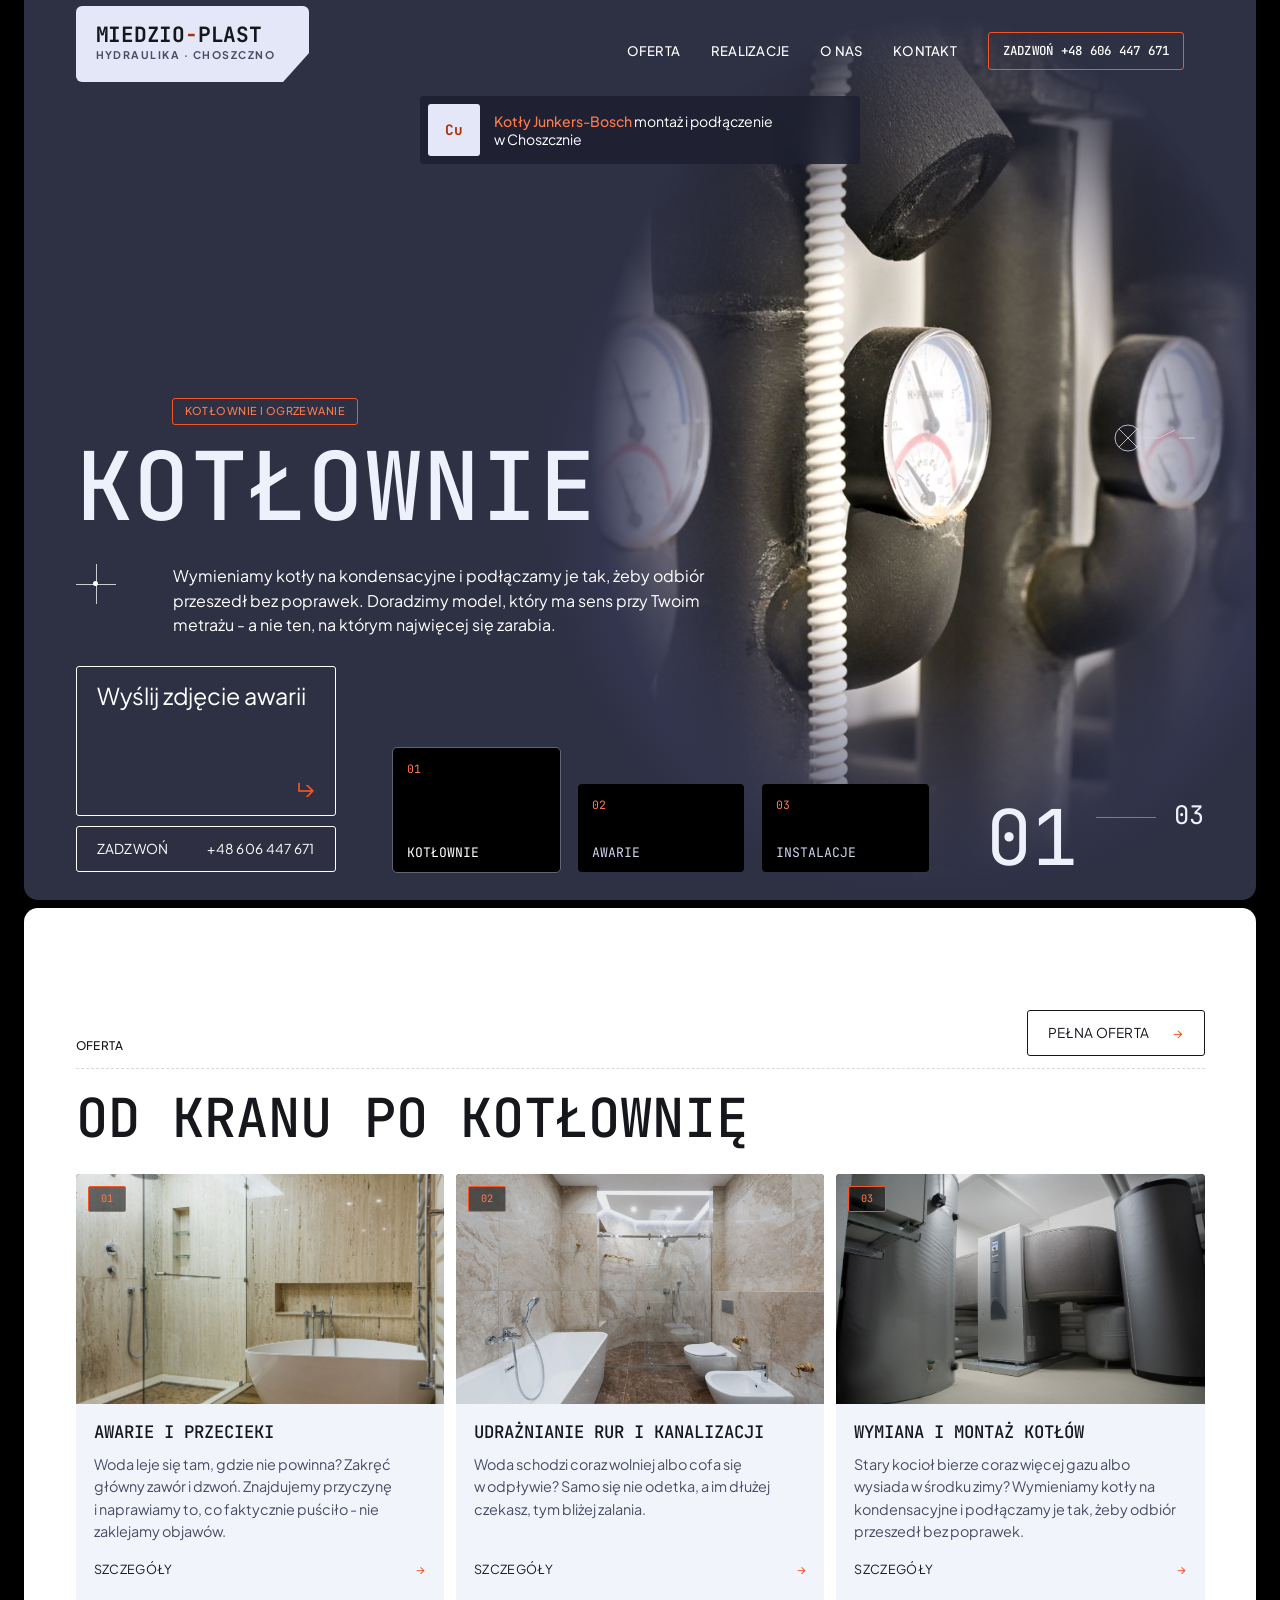
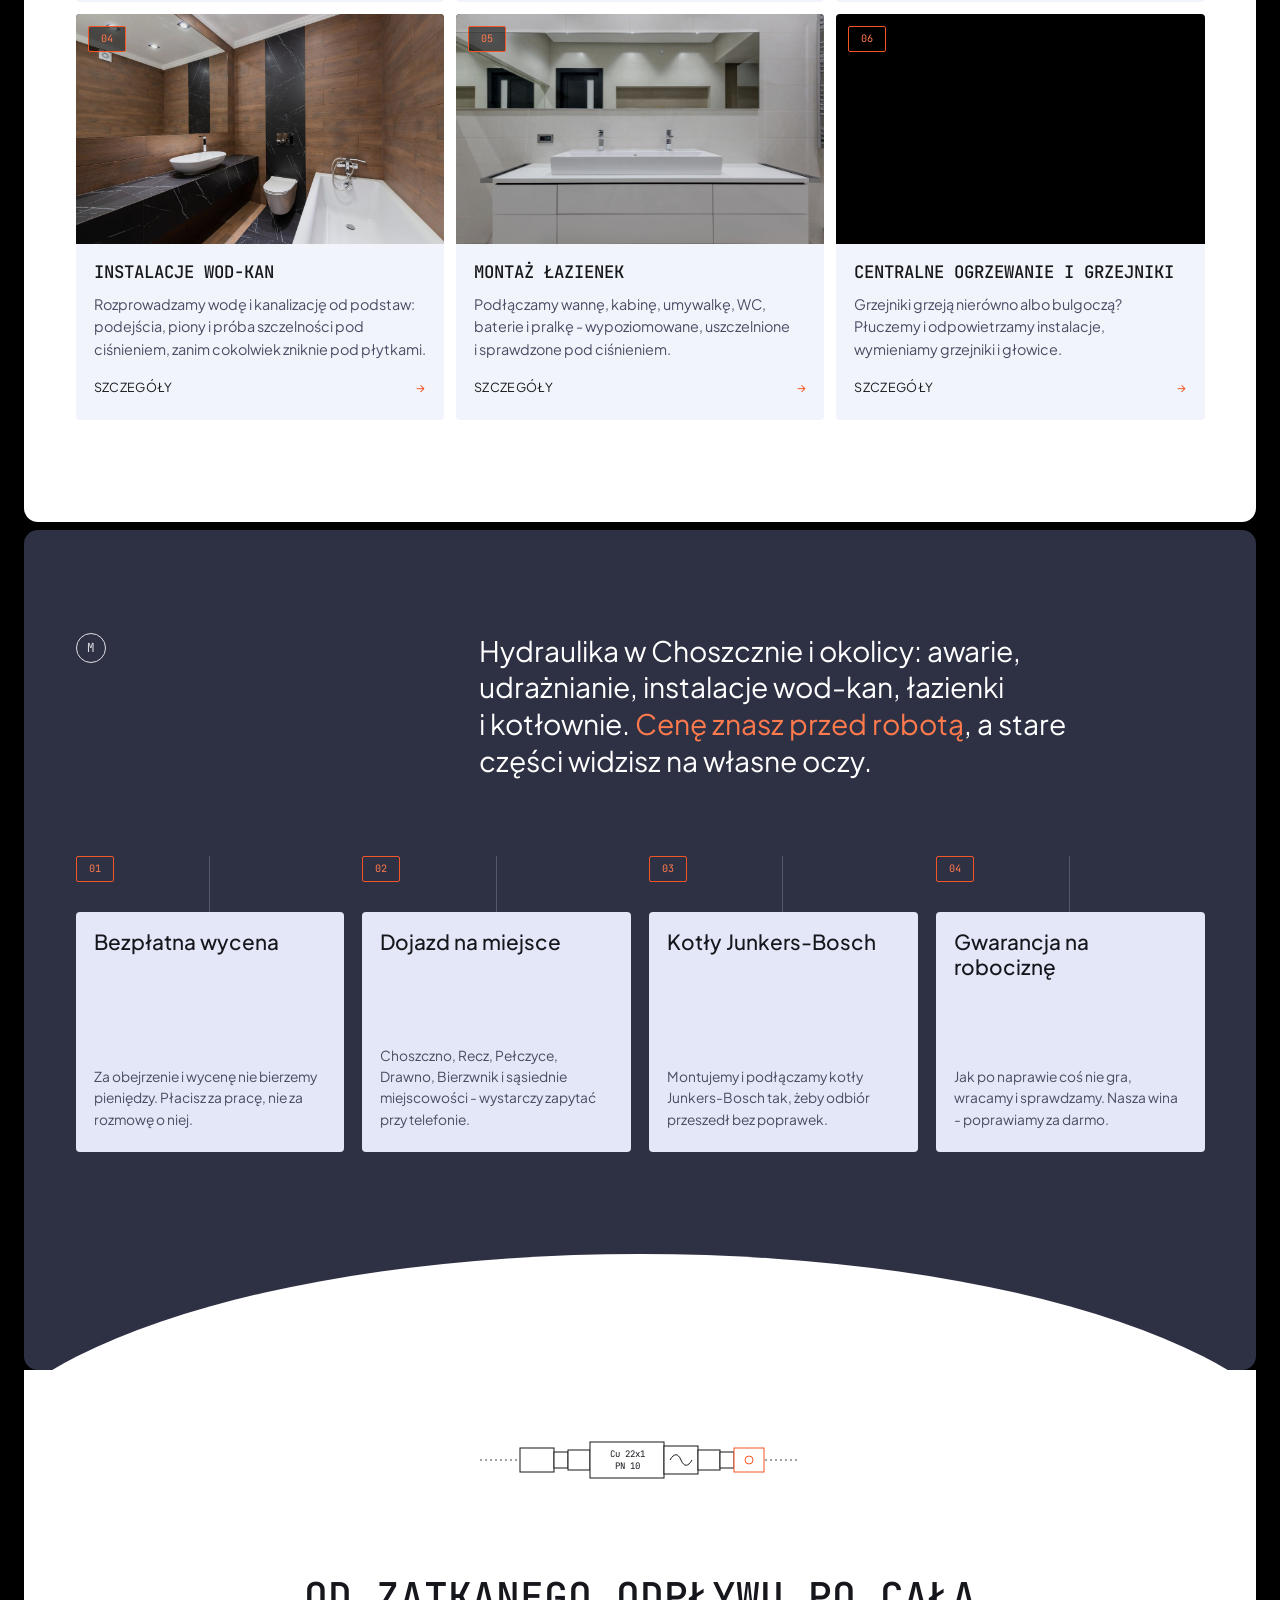
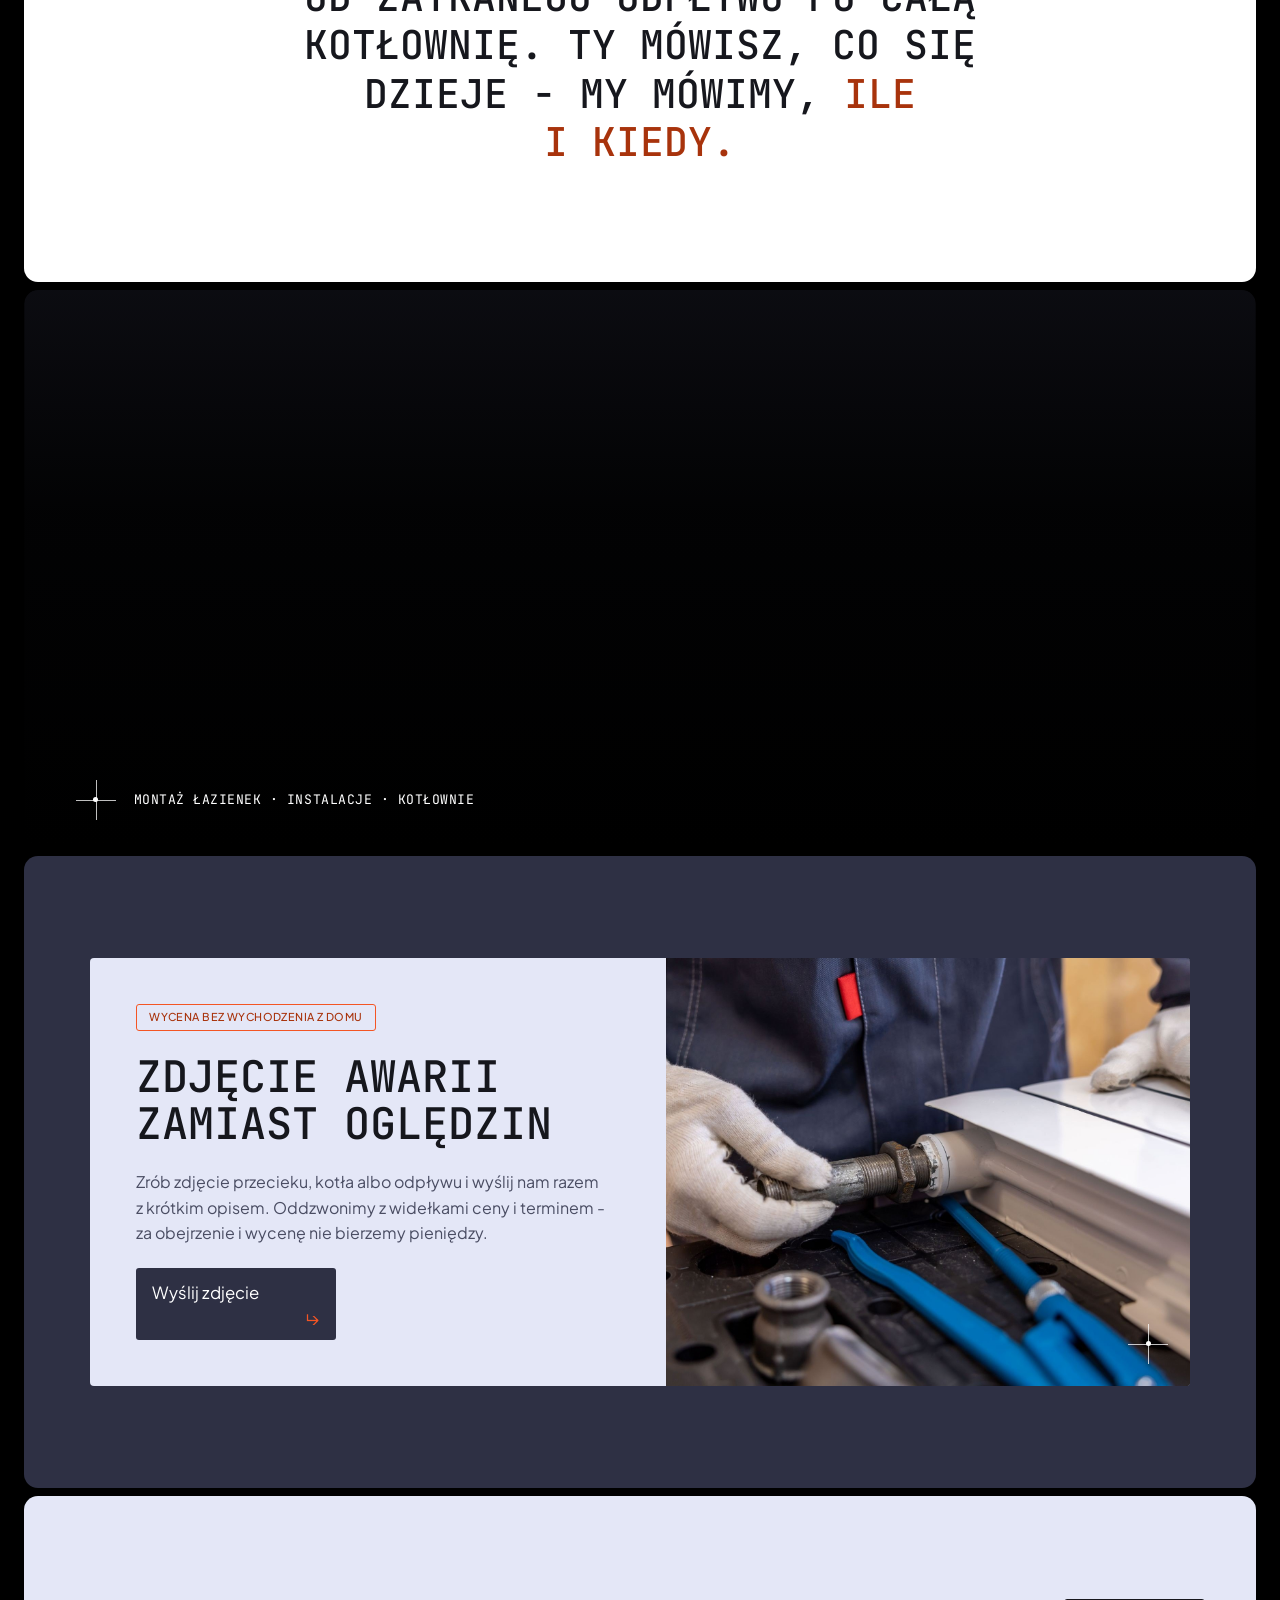
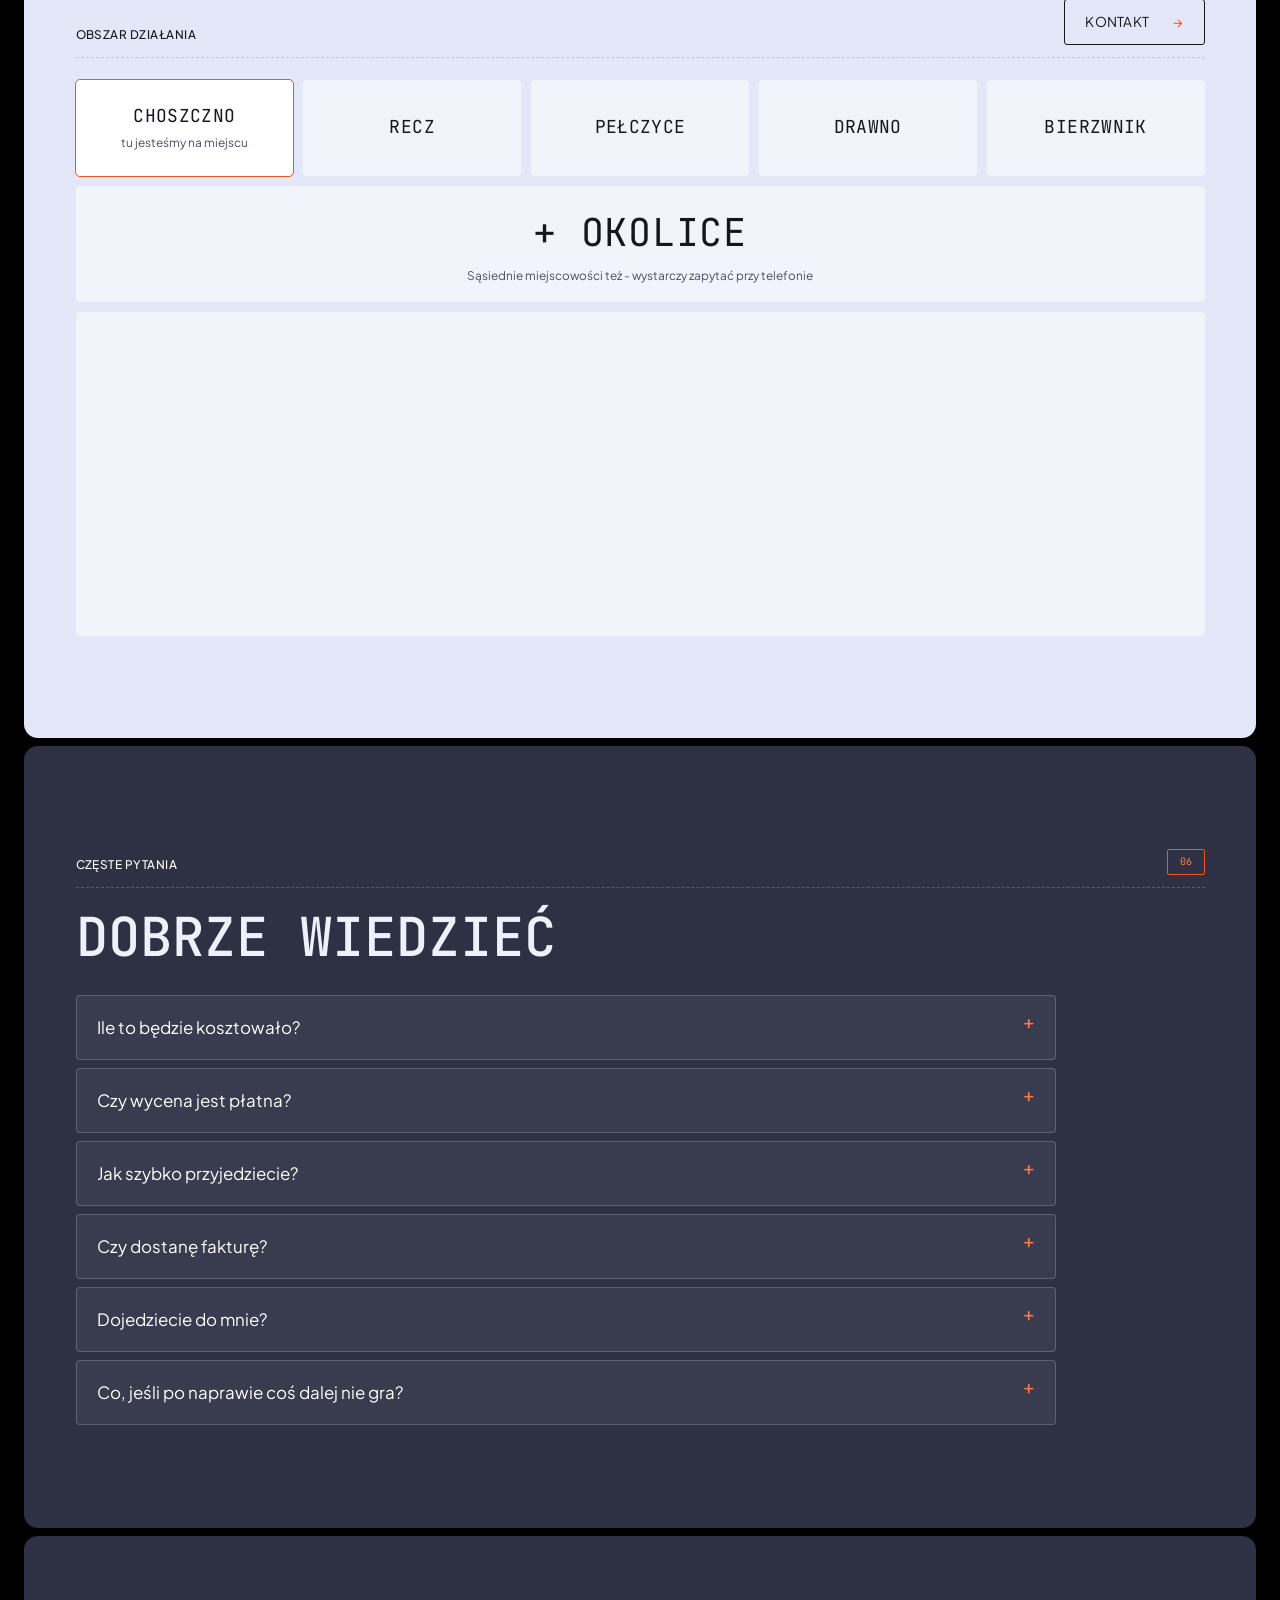
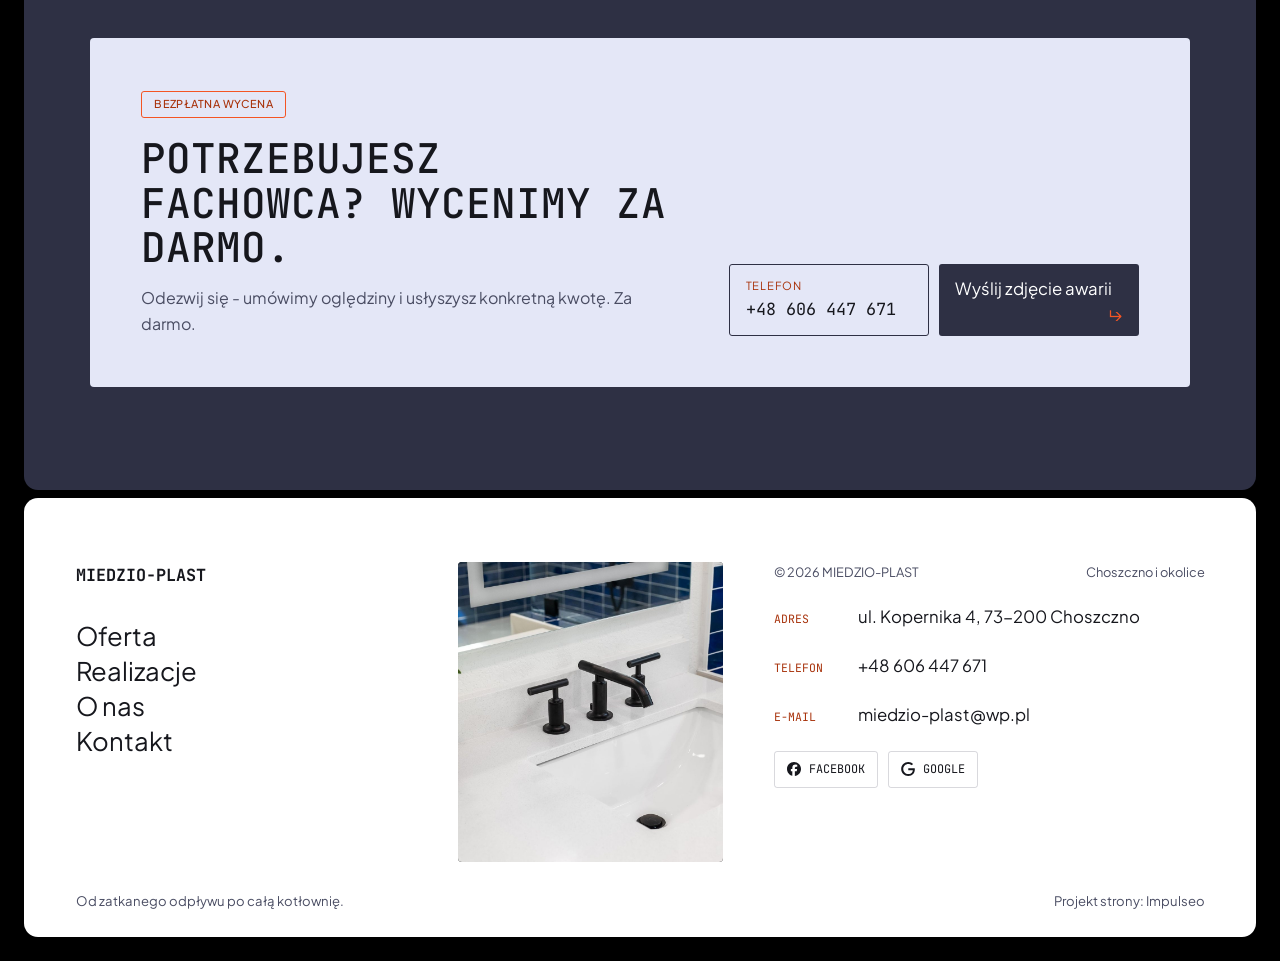
<file: index.html>
<!DOCTYPE html>
<html lang="pl">
<head>
<meta charset="UTF-8">
<meta name="viewport" content="width=device-width, initial-scale=1.0">
<title>MIEDZIO-PLAST - hydraulik z dojazdem</title>
<meta name="description" content="Hydraulik w Choszcznie z dojazdem. Awarie, udrażnianie, instalacje wod-kan, wymiana kotłów. Cenę znasz przed robotą. Zadzwoń: +48 606 447 671.">
<link rel="canonical" href="https://kris20032.github.io/miedzio-plast/">
<meta name="robots" content="noindex, nofollow">
<meta property="og:type" content="website">
<meta property="og:locale" content="pl_PL">
<meta property="og:site_name" content="MIEDZIO-PLAST">
<meta property="og:title" content="MIEDZIO-PLAST - hydraulik z dojazdem">
<meta property="og:description" content="Hydraulik w Choszcznie z dojazdem. Awarie, udrażnianie, instalacje wod-kan, wymiana kotłów. Cenę znasz przed robotą. Zadzwoń: +48 606 447 671.">
<meta property="og:url" content="https://kris20032.github.io/miedzio-plast/">
<meta property="og:image" content="https://kris20032.github.io/miedzio-plast/img/og.jpg">
<meta property="og:image:width" content="1200">
<meta property="og:image:height" content="630">
<meta name="twitter:card" content="summary_large_image">
<script type="application/ld+json">{"@context": "https://schema.org", "@type": "Plumber", "name": "MIEDZIO-PLAST", "url": "https://kris20032.github.io/miedzio-plast/", "telephone": "+48606447671", "image": "https://kris20032.github.io/miedzio-plast/img/og.jpg", "areaServed": "Choszczno", "sameAs": ["https://www.facebook.com/p/Miedzio-Plast-100057178611568/", "https://www.google.com/maps/place/MIEDZIO-PLAST+Halina+Koniuszy,+Autoryzowany+Instalator+Junkers-Bosch/@53.16706,15.406939,17z/data=!4m6!3m5!1s0x4700d400ea411d13:0x86ae9228e2880d9f!8m2!3d53.16706!4d15.406939"]}</script>
<link rel="preconnect" href="https://fonts.googleapis.com">
<link rel="preconnect" href="https://fonts.gstatic.com" crossorigin>
<link href="https://fonts.googleapis.com/css2?family=JetBrains+Mono:wght@400;500;700&family=Plus+Jakarta+Sans:wght@400;500;700&display=swap" rel="stylesheet">
<link rel="stylesheet" href="assets/styles.css?v=20261113">
<meta name="nb-deploy" content="1697cf675daa">
<meta name="theme-color" content="#2e3044">
</head>
<body>

<header class="nav">
  <div class="nav-inner">
    <a class="brand" href="index.html" aria-label="MIEDZIO-PLAST - strona główna"><span class="name">MIEDZIO<i>-</i>PLAST</span><span class="sub">Hydraulika · Choszczno</span></a>
    <nav class="nav-links" aria-label="Menu główne">
      <a href="oferta.html">Oferta</a>
      <a href="realizacje.html">Realizacje</a>
      <a href="o-nas.html">O&nbsp;nas</a>
      <a href="kontakt.html">Kontakt</a>
      <a href="tel:+48606447671" class="nav-cta">Zadzwoń +48 606 447 671</a>
    </nav>
    <button class="nav-toggle" aria-label="Menu"><span></span><span></span><span></span></button>
  </div>
</header>

<div class="frame">
<main>
<section class="hero blk blk-dark" data-slides='[{"k": "Kotłownie i ogrzewanie", "t": "Kotłownie", "d": "Wymieniamy kotły na kondensacyjne i podłączamy je tak, żeby odbiór przeszedł bez poprawek. Doradzimy model, który ma sens przy Twoim metrażu - a nie ten, na którym najwięcej się zarabia."}, {"k": "Awarie i przecieki", "t": "Awarie", "d": "Woda leje się tam, gdzie nie powinna? Zakręć główny zawór i dzwoń. Znajdujemy przyczynę i naprawiamy to, co faktycznie puściło. Zanim wyjdziemy, sprawdzamy, czy jest sucho."}, {"k": "Instalacje wod-kan", "t": "Instalacje", "d": "Rozprowadzamy wodę i kanalizację od podstaw: podejścia, piony i próba szczelności pod ciśnieniem, zanim cokolwiek zniknie pod płytkami."}]'>
  <img class="hero-photo" src="img/hero.jpg" fetchpriority="high" alt="Kotłownia - izolowane rury z manometrami" width="1600" height="1065">
  <div class="hero-glow" aria-hidden="true"></div>
  <div class="hero-pill"><span class="sq">Cu</span><span><b>Kotły Junkers-Bosch</b> montaż i&nbsp;podłączenie w&nbsp;Choszcznie</span></div>
  <svg class="deco-switch" viewBox="0 0 82 30" fill="none" aria-hidden="true"><circle cx="15" cy="15" r="13" stroke="currentColor"/><path d="M6 6l18 18M24 6L6 24" stroke="currentColor"/><path d="M28 15h18l16-8M66 15h16" stroke="currentColor"/></svg>
  <div class="hero-top">
    <span class="tag">Kotłownie i&nbsp;ogrzewanie</span>
    <h1><span class="ht">Kotłownie</span></h1>
    <div class="hero-desc"><span class="cross" aria-hidden="true"><i></i></span><p>Wymieniamy kotły na kondensacyjne i podłączamy je tak, żeby odbiór przeszedł bez poprawek. Doradzimy model, który ma sens przy Twoim metrażu - a nie ten, na którym najwięcej się zarabia.</p></div>
  </div>
  <div class="hero-bottom">
    <div class="hero-ctas">
      <a class="box-cta" href="kontakt.html">Wyślij zdjęcie awarii<span class="arr">↳</span></a>
      <a class="line-btn" href="tel:+48606447671">Zadzwoń <span class="arr">+48 606 447 671</span></a>
    </div>
    <div class="hero-thumbs" aria-label="Zakres prac"><button class="thumb on" type="button" aria-pressed="true"><span class="n">01</span><span class="t">Kotłownie</span></button><button class="thumb" type="button" aria-pressed="false"><span class="n">02</span><span class="t">Awarie</span></button><button class="thumb" type="button" aria-pressed="false"><span class="n">03</span><span class="t">Instalacje</span></button></div>
    <div class="hero-count" aria-hidden="true"><span class="cur">01</span><span class="bar"><i></i></span><span class="all">03</span></div>
  </div>
</section>

<section class="blk blk-white in-pad">
  <div class="wrap">
    <div class="sec-head"><span class="lbl">Oferta</span><a class="line-btn" href="oferta.html" style="width:auto">Pełna oferta <span class="arr">→</span></a></div>
    <h2 class="sec-title reveal" style="margin:0 0 28px">Od kranu po kotłownię</h2>
    <div class="svc-grid">
      <a class="svc reveal" href="oferta.html">
        <div class="svc-img"><span class="num-tag">01</span><img src="img/g10.jpg" alt="Awarie i przecieki" width="1507" height="1300" decoding="async"></div>
        <div class="svc-body"><h3>Awarie i&nbsp;przecieki</h3><p>Woda leje się tam, gdzie nie powinna? Zakręć główny zawór i&nbsp;dzwoń. Znajdujemy przyczynę i&nbsp;naprawiamy to, co faktycznie puściło - nie zaklejamy objawów.</p><span class="more">Szczegóły <span class="arr">→</span></span></div>
      </a>
      <a class="svc reveal" href="oferta.html">
        <div class="svc-img"><span class="num-tag">02</span><img src="img/g1.jpg" alt="Udrażnianie rur i kanalizacji" width="1200" height="801" decoding="async"></div>
        <div class="svc-body"><h3>Udrażnianie rur i&nbsp;kanalizacji</h3><p>Woda schodzi coraz wolniej albo cofa się w&nbsp;odpływie? Samo się nie odetka, a&nbsp;im dłużej czekasz, tym bliżej zalania.</p><span class="more">Szczegóły <span class="arr">→</span></span></div>
      </a>
      <a class="svc reveal" href="oferta.html">
        <div class="svc-img"><span class="num-tag">03</span><img src="img/g7.jpg" alt="Wymiana i montaż kotłów" width="1880" height="1253" decoding="async"></div>
        <div class="svc-body"><h3>Wymiana i&nbsp;montaż kotłów</h3><p>Stary kocioł bierze coraz więcej gazu albo wysiada w&nbsp;środku zimy? Wymieniamy kotły na kondensacyjne i&nbsp;podłączamy je tak, żeby odbiór przeszedł bez poprawek.</p><span class="more">Szczegóły <span class="arr">→</span></span></div>
      </a>
      <a class="svc reveal" href="oferta.html">
        <div class="svc-img"><span class="num-tag">04</span><img src="img/g3.jpg" alt="Instalacje wod-kan" width="1200" height="801" decoding="async"></div>
        <div class="svc-body"><h3>Instalacje wod-kan</h3><p>Rozprowadzamy wodę i&nbsp;kanalizację od podstaw: podejścia, piony i&nbsp;próba szczelności pod ciśnieniem, zanim cokolwiek zniknie pod płytkami.</p><span class="more">Szczegóły <span class="arr">→</span></span></div>
      </a>
      <a class="svc reveal" href="oferta.html">
        <div class="svc-img"><span class="num-tag">05</span><img src="img/g4.jpg" alt="Montaż łazienek" width="1880" height="1255" decoding="async"></div>
        <div class="svc-body"><h3>Montaż łazienek</h3><p>Podłączamy wannę, kabinę, umywalkę, WC, baterie i&nbsp;pralkę - wypoziomowane, uszczelnione i&nbsp;sprawdzone pod ciśnieniem.</p><span class="more">Szczegóły <span class="arr">→</span></span></div>
      </a>
      <a class="svc reveal" href="oferta.html">
        <div class="svc-img"><span class="num-tag">06</span><img src="img/g5.jpg" alt="Centralne ogrzewanie i grzejniki" width="1880" height="1254" decoding="async"></div>
        <div class="svc-body"><h3>Centralne ogrzewanie i&nbsp;grzejniki</h3><p>Grzejniki grzeją nierówno albo bulgoczą? Płuczemy i&nbsp;odpowietrzamy instalacje, wymieniamy grzejniki i&nbsp;głowice.</p><span class="more">Szczegóły <span class="arr">→</span></span></div>
      </a>
    </div>
  </div>
</section>

<section class="blk blk-dark in-pad" style="padding-bottom:0">
  <div class="wrap">
    <div class="manifest reveal">
      <span class="badge" aria-hidden="true">M</span>
      <p class="big">Hydraulika w&nbsp;Choszcznie i&nbsp;okolicy: awarie, udrażnianie, instalacje wod-kan, łazienki i&nbsp;kotłownie. <span class="hl">Cenę znasz przed robotą</span>, a&nbsp;stare części widzisz na własne oczy.</p>
    </div>
    <div class="cards">
    <div class="card-w reveal"><div class="stem"><span class="num-tag">01</span></div>
      <div class="card"><h3>Bezpłatna wycena</h3><p>Za obejrzenie i&nbsp;wycenę nie bierzemy pieniędzy. Płacisz za pracę, nie za rozmowę o&nbsp;niej.</p></div></div>
    <div class="card-w reveal"><div class="stem"><span class="num-tag">02</span></div>
      <div class="card"><h3>Dojazd na miejsce</h3><p>Choszczno, Recz, Pełczyce, Drawno, Bierzwnik i&nbsp;sąsiednie miejscowości - wystarczy zapytać przy telefonie.</p></div></div>
    <div class="card-w reveal"><div class="stem"><span class="num-tag">03</span></div>
      <div class="card"><h3>Kotły <span class="nw">Junkers-Bosch</span></h3><p>Montujemy i&nbsp;podłączamy kotły Junkers-Bosch tak, żeby odbiór przeszedł bez poprawek.</p></div></div>
    <div class="card-w reveal"><div class="stem"><span class="num-tag">04</span></div>
      <div class="card"><h3>Gwarancja na robociznę</h3><p>Jak po naprawie coś nie gra, wracamy i&nbsp;sprawdzamy. Nasza wina - poprawiamy za darmo.</p></div></div>
  </div>
  </div>
  <div class="arc-top" style="margin-top:clamp(60px,8vw,110px)" aria-hidden="true"><span class="cross"><i></i></span></div>
</section>
<section class="blk blk-white statement" style="margin-top:0;border-radius:0 0 var(--r) var(--r)">
  <svg class="schema" viewBox="0 0 320 60" fill="none" aria-hidden="true">
  <line x1="0" y1="30" x2="320" y2="30" stroke="currentColor" stroke-dasharray="2 3" stroke-width=".8"/>
  <rect x="40" y="18" width="34" height="24" fill="#fff" stroke="currentColor"/><rect x="74" y="22" width="14" height="16" fill="#fff" stroke="currentColor"/>
  <rect x="88" y="20" width="22" height="20" fill="#fff" stroke="currentColor"/>
  <rect x="110" y="12" width="74" height="36" fill="#fff" stroke="currentColor"/>
  <text x="147" y="27" text-anchor="middle" font-family="JetBrains Mono,monospace" font-size="9" fill="currentColor">Cu 22x1</text>
  <text x="147" y="39" text-anchor="middle" font-family="JetBrains Mono,monospace" font-size="9" fill="currentColor">PN 10</text>
  <rect x="184" y="16" width="34" height="28" fill="#fff" stroke="currentColor"/><path d="M190 30c4-7 8-7 11 0s7 7 11 0" stroke="currentColor"/>
  <rect x="218" y="20" width="22" height="20" fill="#fff" stroke="currentColor"/><rect x="240" y="22" width="14" height="16" fill="#fff" stroke="currentColor"/>
  <rect x="254" y="18" width="30" height="24" fill="#fff" stroke="#f45524"/><circle cx="269" cy="30" r="4" stroke="#f45524"/>
</svg>
  <h2 class="reveal">Od zatkanego odpływu po całą kotłownię. Ty mówisz, co się dzieje - my mówimy, <span class="hl">ile i&nbsp;kiedy.</span></h2>
</section>

<section class="stopklatka" aria-hidden="true">
  <div class="stk-bg" style="background-image:url(img/g2.jpg)"></div>
  <div class="stk-label"><span class="cross"><i></i></span><span class="mono">Montaż łazienek · instalacje · kotłownie</span></div>
</section>

<section class="blk blk-dark in-pad">
  <div class="feature reveal">
    <div class="feature-copy">
      <span class="tag" style="align-self:flex-start">Wycena bez wychodzenia z&nbsp;domu</span>
      <h2>Zdjęcie awarii zamiast oględzin</h2>
      <p>Zrób zdjęcie przecieku, kotła albo odpływu i&nbsp;wyślij nam razem z&nbsp;krótkim opisem. Oddzwonimy z&nbsp;widełkami ceny i&nbsp;terminem - za obejrzenie i&nbsp;wycenę nie bierzemy pieniędzy.</p>
      <a class="dark-btn" href="kontakt.html" style="align-self:flex-start">Wyślij zdjęcie<span class="arr">↳</span></a>
    </div>
    <div class="feature-art"><img src="img/about.jpg" alt="Montaż złączki na instalacji" loading="lazy" width="1880" height="1253" decoding="async"><span class="cross" aria-hidden="true"><i></i></span></div>
  </div>
</section>

<section class="blk blk-lav in-pad">
  <div class="wrap">
    <div class="sec-head"><span class="lbl">Obszar działania</span><a class="line-btn" href="kontakt.html" style="width:auto">Kontakt <span class="arr">→</span></a></div>
    <div class="tiles reveal">
      <div class="tile-x home">Choszczno<small>tu jesteśmy na miejscu</small></div>
      <div class="tile-x">Recz</div>
      <div class="tile-x">Pełczyce</div>
      <div class="tile-x">Drawno</div>
      <div class="tile-x">Bierzwnik</div>
      <div class="tile-x wide">+ okolice<small>Sąsiednie miejscowości też - wystarczy zapytać przy telefonie</small></div>
    </div>
    <div class="mapbox reveal"><iframe title="Obszar działania - Choszczno i okolice" src="https://maps.google.com/maps?q=MIEDZIO-PLAST%20Choszczno&amp;z=11&amp;output=embed" loading="lazy" referrerpolicy="no-referrer-when-downgrade"></iframe></div>
  </div>
</section>

<section class="blk blk-dark in-pad">
  <div class="wrap">
    <div class="sec-head"><span class="lbl">Częste pytania</span><span class="num-tag">06</span></div>
    <h2 class="sec-title reveal" style="margin:0 0 30px;color:#eef0fb">Dobrze wiedzieć</h2>
    <div class="faq">
      <details class="reveal"><summary>Ile to będzie kosztowało?</summary><p>Zależy, co się dzieje - dlatego wypytujemy przez telefon i&nbsp;od razu podajemy widełki. Ostateczną cenę znasz przed robotą, nie po niej.</p></details>
      <details class="reveal"><summary>Czy wycena jest płatna?</summary><p>Za obejrzenie i&nbsp;wycenę nie bierzemy pieniędzy. Płacisz za robotę, nie za rozmowę o&nbsp;niej.</p></details>
      <details class="reveal"><summary>Jak szybko przyjedziecie?</summary><p>Przy zalaniu liczy się każda godzina, więc przy awarii przestawiamy grafik. Prace planowane umawiamy z&nbsp;kilkudniowym wyprzedzeniem.</p></details>
      <details class="reveal"><summary>Czy dostanę fakturę?</summary><p>Tak - VAT albo paragon, jak wolisz. Z&nbsp;firmami i&nbsp;wspólnotami rozliczamy się przelewem.</p></details>
      <details class="reveal"><summary>Dojedziecie do mnie?</summary><p>Robimy głównie Choszczno i&nbsp;okolice. Masz wątpliwość - zadzwoń, to kwestia jednego pytania.</p></details>
      <details class="reveal"><summary>Co, jeśli po naprawie coś dalej nie gra?</summary><p>Wracamy i&nbsp;sprawdzamy. Nasza wina - poprawiamy za darmo; wyszło coś nowego - mówimy wprost, co i&nbsp;za ile.</p></details>
    </div>
  </div>
</section>

<section class="blk blk-dark in-pad cta">
  <div class="cta-card reveal">
    <div>
      <span class="tag">Bezpłatna wycena</span>
      <h2 style="margin-top:18px">Potrzebujesz fachowca? Wycenimy za darmo.</h2>
      <p>Odezwij się - umówimy oględziny i&nbsp;usłyszysz konkretną kwotę. Za darmo.</p>
    </div>
    <div class="cta-actions">
      <a class="tel" href="tel:+48606447671"><span>Telefon</span>+48 606 447 671</a>
      <a class="dark-btn" href="kontakt.html">Wyślij zdjęcie awarii<span class="arr">↳</span></a>
    </div>
  </div>
</section>
</main>

<footer class="blk blk-white">
  <div class="foot">
    <div class="foot-nav">
      <div class="brand-t">MIEDZIO-PLAST</div>
      <a href="oferta.html">Oferta</a>
      <a href="realizacje.html">Realizacje</a>
      <a href="o-nas.html">O&nbsp;nas</a>
      <a href="kontakt.html">Kontakt</a>
    </div>
    <div class="foot-art"><img src="img/g12.jpg" alt="Bateria umywalkowa po montażu" loading="lazy" width="1600" height="1066" decoding="async"></div>
    <div class="foot-info">
      <div class="top"><span>© 2026 MIEDZIO-PLAST</span><span>Choszczno i&nbsp;okolice</span></div>
      <div class="row-i"><span class="lbl">Adres</span><span>ul. Kopernika 4, 73-200 Choszczno</span></div>
      <div class="row-i"><span class="lbl">Telefon</span><a href="tel:+48606447671">+48 606 447 671</a></div>
      <div class="row-i"><span class="lbl">E-mail</span><a href="mailto:miedzio-plast@wp.pl">miedzio-plast@wp.pl</a></div>
      <div class="foot-soc"><a class="soc" href="https://www.facebook.com/p/Miedzio-Plast-100057178611568/" target="_blank" rel="noopener" aria-label="Facebook - MIEDZIO-PLAST"><svg viewBox="0 0 24 24" aria-hidden="true" focusable="false"><path d="M9.101 23.691v-7.98H6.627v-3.667h2.474v-1.58c0-4.085 1.848-5.978 5.858-5.978.401 0 .955.042 1.468.103a8.68 8.68 0 0 1 1.141.195v3.325a8.623 8.623 0 0 0-.653-.036 26.805 26.805 0 0 0-.733-.009c-.707 0-1.259.096-1.675.309a1.686 1.686 0 0 0-.679.622c-.258.42-.374.995-.374 1.752v1.297h3.919l-.386 2.103-.287 1.564h-3.246v8.245C19.396 23.238 24 18.179 24 12.044c0-6.627-5.373-12-12-12s-12 5.373-12 12c0 5.628 3.874 10.35 9.101 11.647Z" fill="currentColor"/></svg>Facebook</a><a class="soc" href="https://www.google.com/maps/place/MIEDZIO-PLAST+Halina+Koniuszy,+Autoryzowany+Instalator+Junkers-Bosch/@53.16706,15.406939,17z/data=!4m6!3m5!1s0x4700d400ea411d13:0x86ae9228e2880d9f!8m2!3d53.16706!4d15.406939" target="_blank" rel="noopener" aria-label="Google - MIEDZIO-PLAST"><svg viewBox="0 0 24 24" aria-hidden="true" focusable="false"><path d="M12.48 10.92v3.28h7.84c-.24 1.84-.853 3.187-1.787 4.133-1.147 1.147-2.933 2.4-6.053 2.4-4.827 0-8.6-3.893-8.6-8.72s3.773-8.72 8.6-8.72c2.6 0 4.507 1.027 5.907 2.347l2.307-2.307C18.747 1.44 16.133 0 12.48 0 5.867 0 .307 5.387.307 12s5.56 12 12.173 12c3.573 0 6.267-1.173 8.373-3.36 2.16-2.16 2.84-5.213 2.84-7.667 0-.76-.053-1.467-.173-2.053H12.48z" fill="currentColor"/></svg>Google</a></div>
    </div>
  </div>
  <div class="foot-bot">
    <span>Od zatkanego odpływu po całą kotłownię.</span>
    <span>Projekt strony: <a class="foot-credit" href="https://impulseo.pl" target="_blank" rel="noopener">Impulseo</a></span>
  </div>
</footer>
</div>
<div class="sticky-call"><a class="sc-call" href="tel:+48606447671"><svg class="ico-tel" width="16" height="16" viewBox="0 0 24 24" fill="none" aria-hidden="true"><path d="M6.6 10.8a15.5 15.5 0 0 0 6.6 6.6l2.2-2.2a1 1 0 0 1 1-.24 11.4 11.4 0 0 0 3.6.58 1 1 0 0 1 1 1V20a1 1 0 0 1-1 1A17 17 0 0 1 3 4a1 1 0 0 1 1-1h3.5a1 1 0 0 1 1 1c0 1.25.2 2.46.58 3.6a1 1 0 0 1-.25 1l-2.23 2.2Z" fill="currentColor"/></svg> Zadzwoń</a><a class="sc-quote" href="kontakt.html">Wyślij zdjęcie awarii</a></div>
<div class="demo-wazne" data-do="2026-11-18" data-cykl="3" hidden><svg class="dw-ico" width="13" height="13" viewBox="0 0 24 24" fill="none" aria-hidden="true"><circle cx="12" cy="12" r="8.6" stroke="currentColor" stroke-width="1.8"/><path d="M12 7.2V12l3.3 2" stroke="currentColor" stroke-width="1.8" stroke-linecap="round"/></svg><span class="dw-txt"></span></div>

<script src="assets/main.js?v=20261113"></script>
<script src="assets/tk.js?v=20261113"></script>
</body>
</html>
</file>
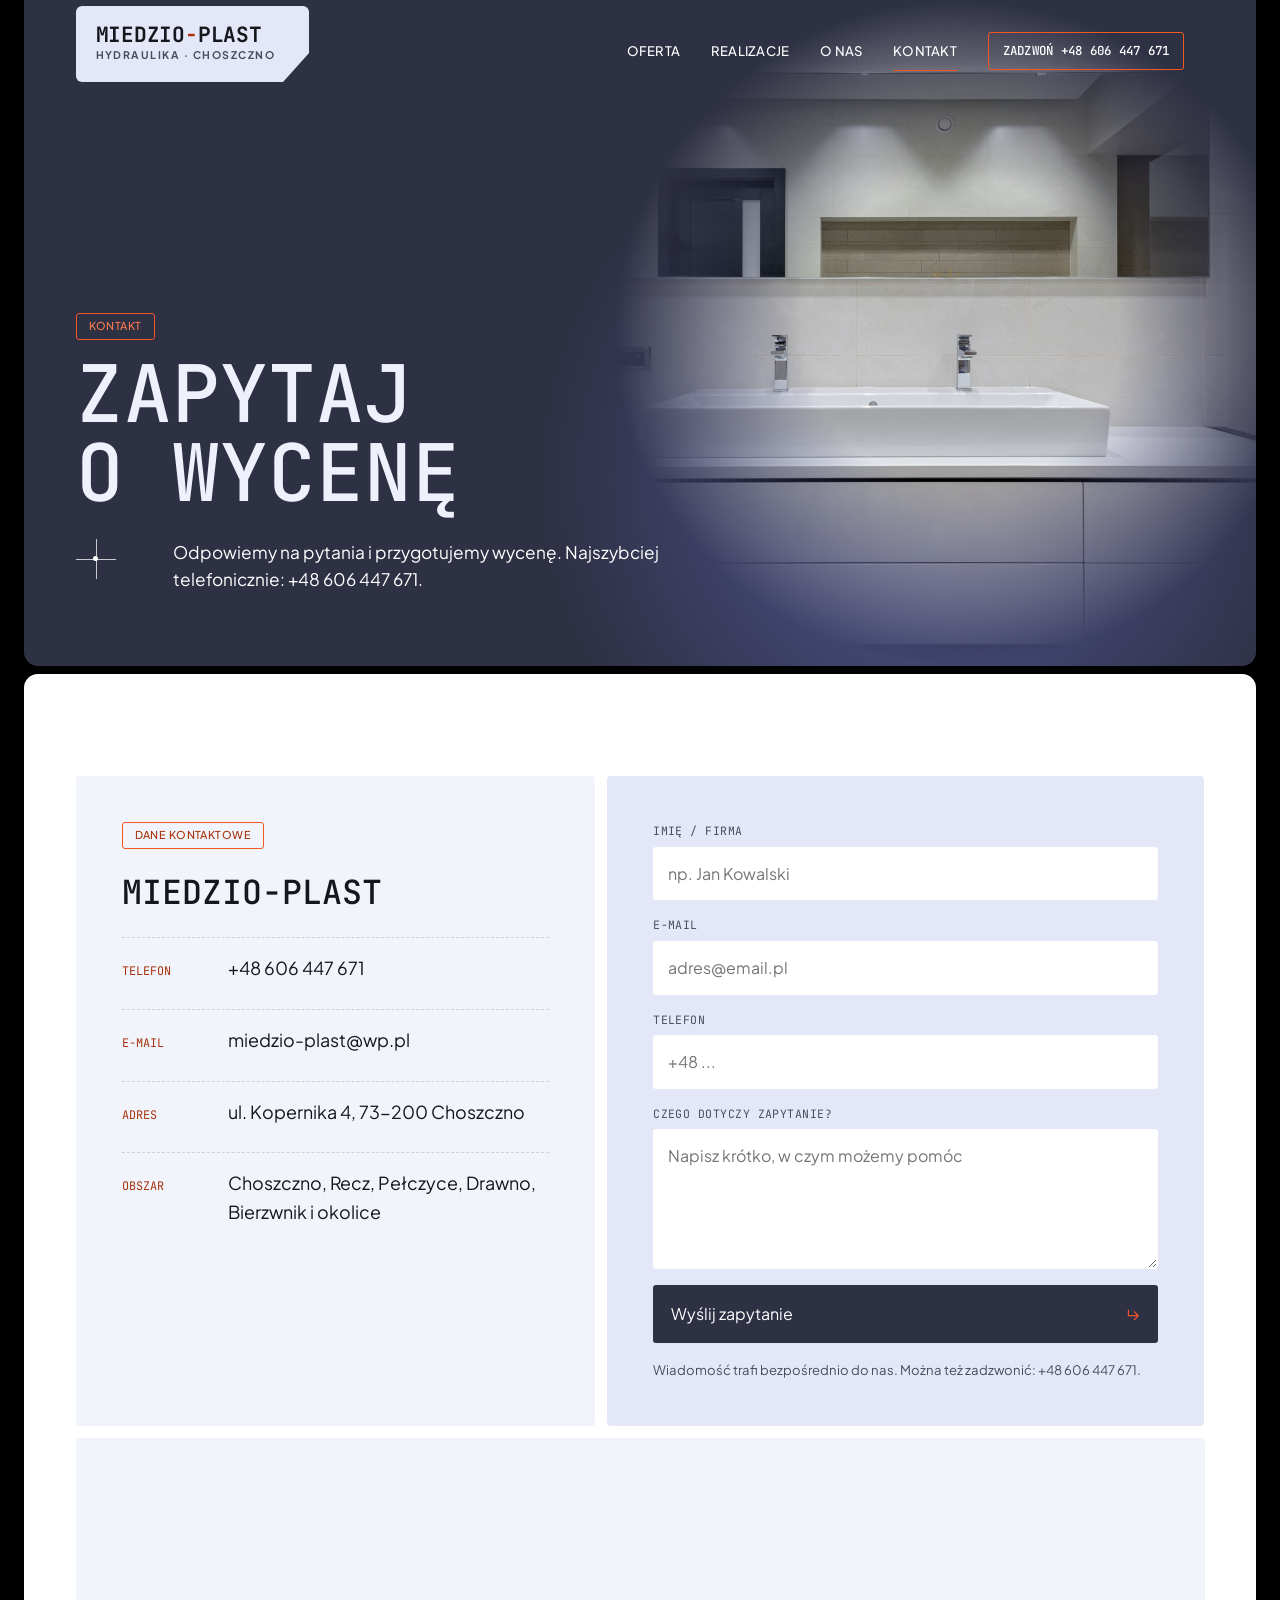
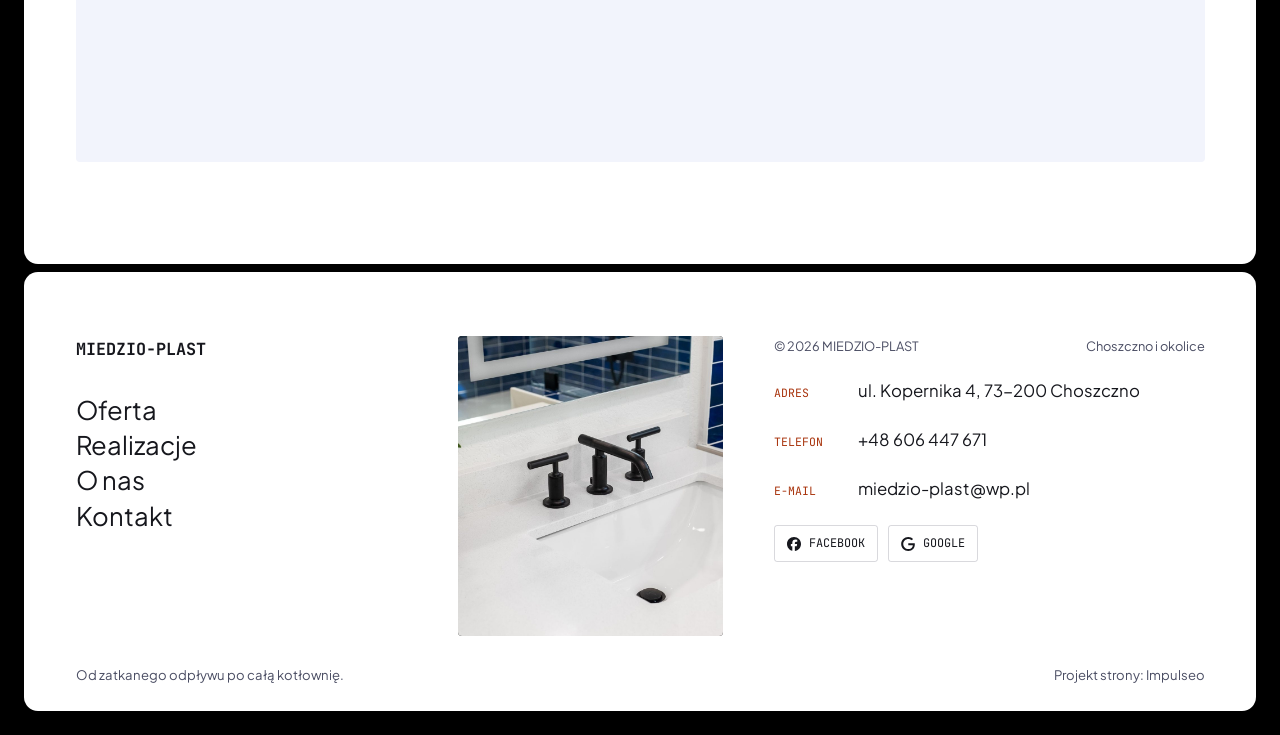
<file: kontakt.html>
<!DOCTYPE html>
<html lang="pl">
<head>
<meta charset="UTF-8">
<meta name="viewport" content="width=device-width, initial-scale=1.0">
<title>Kontakt - MIEDZIO-PLAST</title>
<meta name="description" content="Kontakt MIEDZIO-PLAST - ul. Kopernika 4, 73-200 Choszczno">
<link rel="canonical" href="https://kris20032.github.io/miedzio-plast/kontakt.html">
<meta name="robots" content="noindex, nofollow">
<meta property="og:type" content="website">
<meta property="og:locale" content="pl_PL">
<meta property="og:site_name" content="MIEDZIO-PLAST">
<meta property="og:title" content="Kontakt - MIEDZIO-PLAST">
<meta property="og:description" content="Kontakt MIEDZIO-PLAST - ul. Kopernika 4, 73-200 Choszczno">
<meta property="og:url" content="https://kris20032.github.io/miedzio-plast/kontakt.html">
<meta property="og:image" content="https://kris20032.github.io/miedzio-plast/img/og.jpg">
<meta property="og:image:width" content="1200">
<meta property="og:image:height" content="630">
<meta name="twitter:card" content="summary_large_image">
<link rel="preconnect" href="https://fonts.googleapis.com">
<link rel="preconnect" href="https://fonts.gstatic.com" crossorigin>
<link href="https://fonts.googleapis.com/css2?family=JetBrains+Mono:wght@400;500;700&family=Plus+Jakarta+Sans:wght@400;500;700&display=swap" rel="stylesheet">
<link rel="stylesheet" href="assets/styles.css?v=20261113">
<meta name="theme-color" content="#2e3044">
</head>
<body>

<header class="nav">
  <div class="nav-inner">
    <a class="brand" href="index.html" aria-label="MIEDZIO-PLAST - strona główna"><span class="name">MIEDZIO<i>-</i>PLAST</span><span class="sub">Hydraulika · Choszczno</span></a>
    <nav class="nav-links" aria-label="Menu główne">
      <a href="oferta.html">Oferta</a>
      <a href="realizacje.html">Realizacje</a>
      <a href="o-nas.html">O&nbsp;nas</a>
      <a href="kontakt.html" aria-current="page">Kontakt</a>
      <a href="tel:+48606447671" class="nav-cta">Zadzwoń +48 606 447 671</a>
    </nav>
    <button class="nav-toggle" aria-label="Menu"><span></span><span></span><span></span></button>
  </div>
</header>

<div class="frame">
<main>
<section class="pagehead blk blk-dark">
  <img src="img/g4.jpg" alt="Biała łazienka z podwójną umywalką" width="1880" height="1255" decoding="async" fetchpriority="high">
  <div class="hero-glow" aria-hidden="true"></div>
  <div><span class="tag">Kontakt</span></div>
  <h1><span>Zapytaj o&nbsp;wycenę</span></h1>
  <div class="lead"><span class="cross" aria-hidden="true"><i></i></span><p>Odpowiemy na pytania i&nbsp;przygotujemy wycenę. Najszybciej telefonicznie: +48 606 447 671.</p></div>
</section>

<section class="blk blk-white in-pad">
  <div class="wrap contact">
    <div class="info reveal">
      <span class="tag" style="align-self:flex-start">Dane kontaktowe</span>
      <h2><span class="nw">MIEDZIO-PLAST</span></h2>
      <div class="info-row"><span class="lbl">Telefon</span><a class="val" href="tel:+48606447671">+48 606 447 671</a></div>
      <div class="info-row"><span class="lbl">E-mail</span><a class="val" href="mailto:miedzio-plast@wp.pl">miedzio-plast@wp.pl</a></div>
      <div class="info-row"><span class="lbl">Adres</span><span class="val">ul. Kopernika 4, 73-200 Choszczno</span></div>
      <div class="info-row"><span class="lbl">Obszar</span><span class="val">Choszczno, Recz, Pełczyce, Drawno, Bierzwnik i&nbsp;okolice</span></div>
    </div>
    <form class="form reveal" action="https://formsubmit.co/miedzio-plast@wp.pl" method="POST">
      <input type="hidden" name="_subject" value="Zapytanie ze strony MIEDZIO-PLAST">
      <input type="hidden" name="_captcha" value="false">
      <input type="hidden" name="_template" value="table">
      <div class="fld"><label for="name">Imię / firma</label><input id="name" name="name" type="text" placeholder="np. Jan Kowalski" required></div>
      <div class="fld"><label for="email">E-mail</label><input id="email" name="email" type="email" placeholder="adres@email.pl" required></div>
      <div class="fld"><label for="phone">Telefon</label><input id="phone" name="phone" type="tel" placeholder="+48 ..."></div>
      <div class="fld"><label for="msg">Czego dotyczy zapytanie?</label><textarea id="msg" name="message" placeholder="Napisz krótko, w czym możemy pomóc" required></textarea></div>
      <button type="submit">Wyślij zapytanie <span class="arr">↳</span></button>
      <p class="note">Wiadomość trafi bezpośrednio do nas. Można też zadzwonić: +48 606 447 671.</p>
    </form>
  </div>
  <div class="wrap mapbox reveal" style="margin-top:12px"><iframe title="MIEDZIO-PLAST - Choszczno" src="https://maps.google.com/maps?q=MIEDZIO-PLAST%20Choszczno&amp;z=15&amp;output=embed" loading="lazy" referrerpolicy="no-referrer-when-downgrade"></iframe></div>
</section>
</main>

<footer class="blk blk-white">
  <div class="foot">
    <div class="foot-nav">
      <div class="brand-t">MIEDZIO-PLAST</div>
      <a href="oferta.html">Oferta</a>
      <a href="realizacje.html">Realizacje</a>
      <a href="o-nas.html">O&nbsp;nas</a>
      <a href="kontakt.html">Kontakt</a>
    </div>
    <div class="foot-art"><img src="img/g12.jpg" alt="Bateria umywalkowa po montażu" loading="lazy" width="1600" height="1066" decoding="async"></div>
    <div class="foot-info">
      <div class="top"><span>© 2026 MIEDZIO-PLAST</span><span>Choszczno i&nbsp;okolice</span></div>
      <div class="row-i"><span class="lbl">Adres</span><span>ul. Kopernika 4, 73-200 Choszczno</span></div>
      <div class="row-i"><span class="lbl">Telefon</span><a href="tel:+48606447671">+48 606 447 671</a></div>
      <div class="row-i"><span class="lbl">E-mail</span><a href="mailto:miedzio-plast@wp.pl">miedzio-plast@wp.pl</a></div>
      <div class="foot-soc"><a class="soc" href="https://www.facebook.com/p/Miedzio-Plast-100057178611568/" target="_blank" rel="noopener" aria-label="Facebook - MIEDZIO-PLAST"><svg viewBox="0 0 24 24" aria-hidden="true" focusable="false"><path d="M9.101 23.691v-7.98H6.627v-3.667h2.474v-1.58c0-4.085 1.848-5.978 5.858-5.978.401 0 .955.042 1.468.103a8.68 8.68 0 0 1 1.141.195v3.325a8.623 8.623 0 0 0-.653-.036 26.805 26.805 0 0 0-.733-.009c-.707 0-1.259.096-1.675.309a1.686 1.686 0 0 0-.679.622c-.258.42-.374.995-.374 1.752v1.297h3.919l-.386 2.103-.287 1.564h-3.246v8.245C19.396 23.238 24 18.179 24 12.044c0-6.627-5.373-12-12-12s-12 5.373-12 12c0 5.628 3.874 10.35 9.101 11.647Z" fill="currentColor"/></svg>Facebook</a><a class="soc" href="https://www.google.com/maps/place/MIEDZIO-PLAST+Halina+Koniuszy,+Autoryzowany+Instalator+Junkers-Bosch/@53.16706,15.406939,17z/data=!4m6!3m5!1s0x4700d400ea411d13:0x86ae9228e2880d9f!8m2!3d53.16706!4d15.406939" target="_blank" rel="noopener" aria-label="Google - MIEDZIO-PLAST"><svg viewBox="0 0 24 24" aria-hidden="true" focusable="false"><path d="M12.48 10.92v3.28h7.84c-.24 1.84-.853 3.187-1.787 4.133-1.147 1.147-2.933 2.4-6.053 2.4-4.827 0-8.6-3.893-8.6-8.72s3.773-8.72 8.6-8.72c2.6 0 4.507 1.027 5.907 2.347l2.307-2.307C18.747 1.44 16.133 0 12.48 0 5.867 0 .307 5.387.307 12s5.56 12 12.173 12c3.573 0 6.267-1.173 8.373-3.36 2.16-2.16 2.84-5.213 2.84-7.667 0-.76-.053-1.467-.173-2.053H12.48z" fill="currentColor"/></svg>Google</a></div>
    </div>
  </div>
  <div class="foot-bot">
    <span>Od zatkanego odpływu po całą kotłownię.</span>
    <span>Projekt strony: <a class="foot-credit" href="https://impulseo.pl" target="_blank" rel="noopener">Impulseo</a></span>
  </div>
</footer>
</div>
<div class="sticky-call"><a class="sc-call" href="tel:+48606447671"><svg class="ico-tel" width="16" height="16" viewBox="0 0 24 24" fill="none" aria-hidden="true"><path d="M6.6 10.8a15.5 15.5 0 0 0 6.6 6.6l2.2-2.2a1 1 0 0 1 1-.24 11.4 11.4 0 0 0 3.6.58 1 1 0 0 1 1 1V20a1 1 0 0 1-1 1A17 17 0 0 1 3 4a1 1 0 0 1 1-1h3.5a1 1 0 0 1 1 1c0 1.25.2 2.46.58 3.6a1 1 0 0 1-.25 1l-2.23 2.2Z" fill="currentColor"/></svg> Zadzwoń</a><a class="sc-quote" href="kontakt.html">Wyślij zdjęcie awarii</a></div>
<div class="demo-wazne" data-do="2026-11-18" data-cykl="3" hidden><svg class="dw-ico" width="13" height="13" viewBox="0 0 24 24" fill="none" aria-hidden="true"><circle cx="12" cy="12" r="8.6" stroke="currentColor" stroke-width="1.8"/><path d="M12 7.2V12l3.3 2" stroke="currentColor" stroke-width="1.8" stroke-linecap="round"/></svg><span class="dw-txt"></span></div>

<script src="assets/main.js?v=20261113"></script>
</body>
</html>
</file>
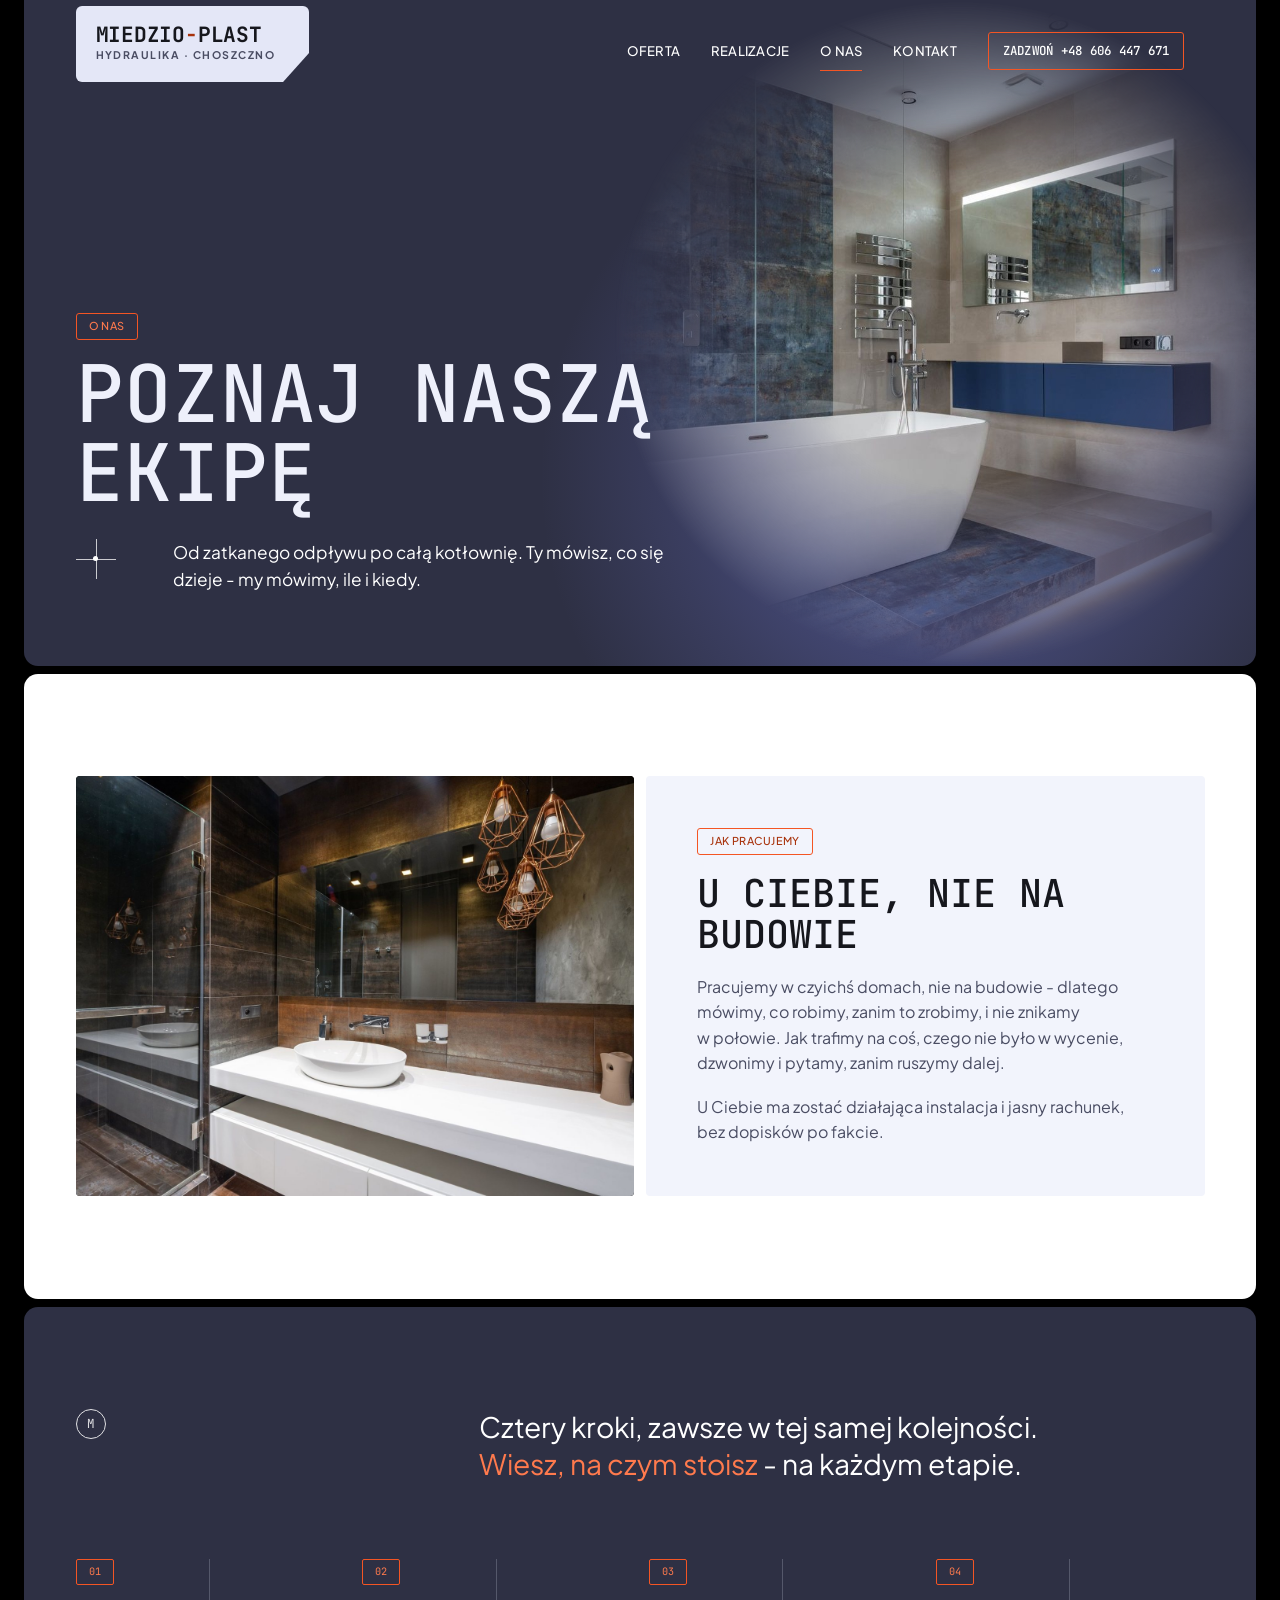
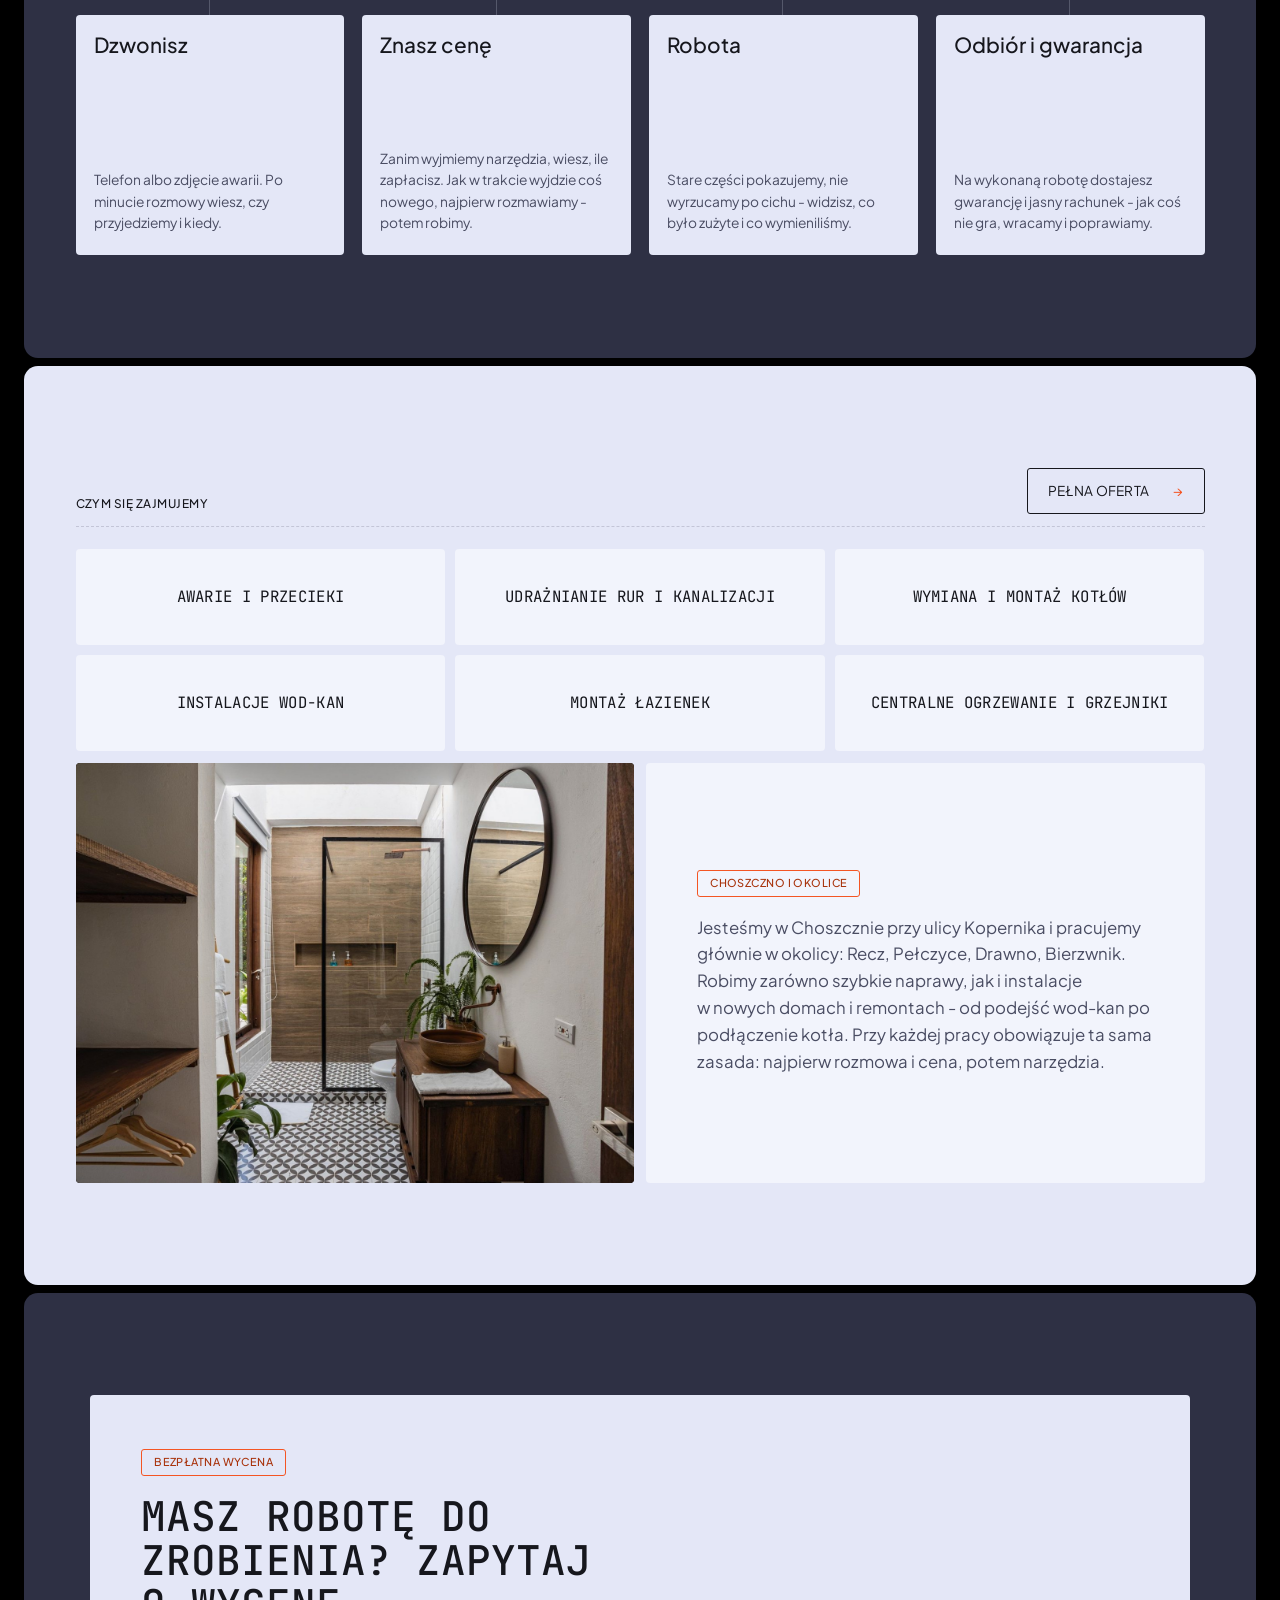
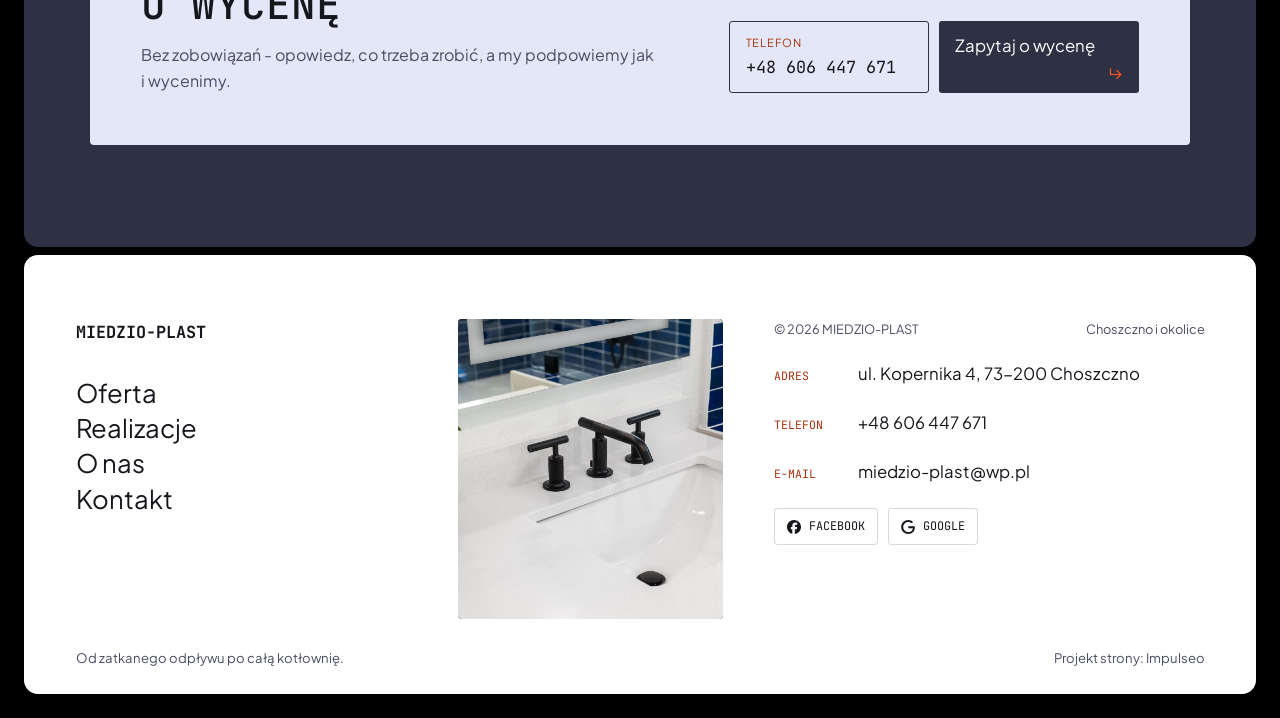
<file: o-nas.html>
<!DOCTYPE html>
<html lang="pl">
<head>
<meta charset="UTF-8">
<meta name="viewport" content="width=device-width, initial-scale=1.0">
<title>O nas - MIEDZIO-PLAST</title>
<meta name="description" content="Hydraulik w Choszcznie z dojazdem. Awarie, udrażnianie, instalacje wod-kan, wymiana kotłów. Cenę znasz przed robotą. Zadzwoń: +48 606 447 671.">
<link rel="canonical" href="https://kris20032.github.io/miedzio-plast/o-nas.html">
<meta name="robots" content="noindex, nofollow">
<meta property="og:type" content="website">
<meta property="og:locale" content="pl_PL">
<meta property="og:site_name" content="MIEDZIO-PLAST">
<meta property="og:title" content="O nas - MIEDZIO-PLAST">
<meta property="og:description" content="Hydraulik w Choszcznie z dojazdem. Awarie, udrażnianie, instalacje wod-kan, wymiana kotłów. Cenę znasz przed robotą. Zadzwoń: +48 606 447 671.">
<meta property="og:url" content="https://kris20032.github.io/miedzio-plast/o-nas.html">
<meta property="og:image" content="https://kris20032.github.io/miedzio-plast/img/og.jpg">
<meta property="og:image:width" content="1200">
<meta property="og:image:height" content="630">
<meta name="twitter:card" content="summary_large_image">
<link rel="preconnect" href="https://fonts.googleapis.com">
<link rel="preconnect" href="https://fonts.gstatic.com" crossorigin>
<link href="https://fonts.googleapis.com/css2?family=JetBrains+Mono:wght@400;500;700&family=Plus+Jakarta+Sans:wght@400;500;700&display=swap" rel="stylesheet">
<link rel="stylesheet" href="assets/styles.css?v=20261113">
<meta name="theme-color" content="#2e3044">
</head>
<body>

<header class="nav">
  <div class="nav-inner">
    <a class="brand" href="index.html" aria-label="MIEDZIO-PLAST - strona główna"><span class="name">MIEDZIO<i>-</i>PLAST</span><span class="sub">Hydraulika · Choszczno</span></a>
    <nav class="nav-links" aria-label="Menu główne">
      <a href="oferta.html">Oferta</a>
      <a href="realizacje.html">Realizacje</a>
      <a href="o-nas.html" aria-current="page">O&nbsp;nas</a>
      <a href="kontakt.html">Kontakt</a>
      <a href="tel:+48606447671" class="nav-cta">Zadzwoń +48 606 447 671</a>
    </nav>
    <button class="nav-toggle" aria-label="Menu"><span></span><span></span><span></span></button>
  </div>
</header>

<div class="frame">
<main>
<section class="pagehead blk blk-dark">
  <img src="img/g9.jpg" alt="Łazienka z wanną wolnostojącą i niebieską okładziną" width="1600" height="1068" decoding="async" fetchpriority="high">
  <div class="hero-glow" aria-hidden="true"></div>
  <div><span class="tag">O&nbsp;nas</span></div>
  <h1><span>Poznaj naszą ekipę</span></h1>
  <div class="lead"><span class="cross" aria-hidden="true"><i></i></span><p>Od zatkanego odpływu po całą kotłownię. Ty mówisz, co się dzieje - my mówimy, ile i&nbsp;kiedy.</p></div>
</section>

<section class="blk blk-white in-pad">
  <div class="wrap split">
    <div class="art reveal"><img src="img/g8.jpg" alt="Łazienka z podwieszaną umywalką i lustrem" loading="lazy" width="1600" height="1068" decoding="async"></div>
    <div class="copy reveal">
      <span class="tag" style="align-self:flex-start">Jak pracujemy</span>
      <h2>U&nbsp;Ciebie, nie na budowie</h2>
      <p>Pracujemy w&nbsp;czyichś domach, nie na budowie - dlatego mówimy, co robimy, zanim to zrobimy, i&nbsp;nie znikamy w&nbsp;połowie. Jak trafimy na coś, czego nie było w&nbsp;wycenie, dzwonimy i&nbsp;pytamy, zanim ruszymy dalej.</p>
      <p>U&nbsp;Ciebie ma zostać działająca instalacja i&nbsp;jasny rachunek, bez dopisków po fakcie.</p>
    </div>
  </div>
</section>

<section class="blk blk-dark in-pad">
  <div class="wrap">
    <div class="manifest reveal">
      <span class="badge" aria-hidden="true">M</span>
      <p class="big">Cztery kroki, zawsze w&nbsp;tej samej kolejności. <span class="hl">Wiesz, na czym stoisz</span> - na każdym etapie.</p>
    </div>
    <div class="cards">
    <div class="card-w reveal"><div class="stem"><span class="num-tag">01</span></div>
      <div class="card"><h3>Dzwonisz</h3><p>Telefon albo zdjęcie awarii. Po minucie rozmowy wiesz, czy przyjedziemy i&nbsp;kiedy.</p></div></div>
    <div class="card-w reveal"><div class="stem"><span class="num-tag">02</span></div>
      <div class="card"><h3>Znasz cenę</h3><p>Zanim wyjmiemy narzędzia, wiesz, ile zapłacisz. Jak w&nbsp;trakcie wyjdzie coś nowego, najpierw rozmawiamy - potem robimy.</p></div></div>
    <div class="card-w reveal"><div class="stem"><span class="num-tag">03</span></div>
      <div class="card"><h3>Robota</h3><p>Stare części pokazujemy, nie wyrzucamy po cichu - widzisz, co było zużyte i&nbsp;co wymieniliśmy.</p></div></div>
    <div class="card-w reveal"><div class="stem"><span class="num-tag">04</span></div>
      <div class="card"><h3>Odbiór i&nbsp;gwarancja</h3><p>Na wykonaną robotę dostajesz gwarancję i&nbsp;jasny rachunek - jak coś nie gra, wracamy i&nbsp;poprawiamy.</p></div></div>
  </div>
  </div>
</section>

<section class="blk blk-lav in-pad">
  <div class="wrap">
    <div class="sec-head"><span class="lbl">Czym się zajmujemy</span><a class="line-btn" href="oferta.html" style="width:auto">Pełna oferta <span class="arr">→</span></a></div>
    <div class="tiles tiles-svc reveal"><a class="tile-x" href="oferta.html">Awarie i&nbsp;przecieki</a><a class="tile-x" href="oferta.html">Udrażnianie rur i&nbsp;kanalizacji</a><a class="tile-x" href="oferta.html">Wymiana i&nbsp;montaż kotłów</a><a class="tile-x" href="oferta.html">Instalacje wod-kan</a><a class="tile-x" href="oferta.html">Montaż łazienek</a><a class="tile-x" href="oferta.html">Centralne ogrzewanie i&nbsp;grzejniki</a></div>
    <div class="split" style="margin-top:12px">
      <div class="art reveal"><img src="img/g11.jpg" alt="Łazienka z prysznicem i drewnianą zabudową" loading="lazy" width="1600" height="1066" decoding="async"></div>
      <div class="copy reveal"><span class="tag" style="align-self:flex-start">Choszczno i&nbsp;okolice</span><p class="about-txt">Jesteśmy w&nbsp;Choszcznie przy ulicy Kopernika i&nbsp;pracujemy głównie w&nbsp;okolicy: Recz, Pełczyce, Drawno, Bierzwnik. Robimy zarówno szybkie naprawy, jak i&nbsp;instalacje w&nbsp;nowych domach i&nbsp;remontach - od podejść wod-kan po podłączenie kotła. Przy każdej pracy obowiązuje ta sama zasada: najpierw rozmowa i&nbsp;cena, potem narzędzia.</p></div>
    </div>
  </div>
</section>

<section class="blk blk-dark in-pad cta">
  <div class="cta-card reveal">
    <div>
      <span class="tag">Bezpłatna wycena</span>
      <h2 style="margin-top:18px">Masz robotę do zrobienia? Zapytaj o&nbsp;wycenę</h2>
      <p>Bez zobowiązań - opowiedz, co trzeba zrobić, a&nbsp;my podpowiemy jak i&nbsp;wycenimy.</p>
    </div>
    <div class="cta-actions">
      <a class="tel" href="tel:+48606447671"><span>Telefon</span>+48 606 447 671</a>
      <a class="dark-btn" href="kontakt.html">Zapytaj o&nbsp;wycenę<span class="arr">↳</span></a>
    </div>
  </div>
</section>
</main>

<footer class="blk blk-white">
  <div class="foot">
    <div class="foot-nav">
      <div class="brand-t">MIEDZIO-PLAST</div>
      <a href="oferta.html">Oferta</a>
      <a href="realizacje.html">Realizacje</a>
      <a href="o-nas.html">O&nbsp;nas</a>
      <a href="kontakt.html">Kontakt</a>
    </div>
    <div class="foot-art"><img src="img/g12.jpg" alt="Bateria umywalkowa po montażu" loading="lazy" width="1600" height="1066" decoding="async"></div>
    <div class="foot-info">
      <div class="top"><span>© 2026 MIEDZIO-PLAST</span><span>Choszczno i&nbsp;okolice</span></div>
      <div class="row-i"><span class="lbl">Adres</span><span>ul. Kopernika 4, 73-200 Choszczno</span></div>
      <div class="row-i"><span class="lbl">Telefon</span><a href="tel:+48606447671">+48 606 447 671</a></div>
      <div class="row-i"><span class="lbl">E-mail</span><a href="mailto:miedzio-plast@wp.pl">miedzio-plast@wp.pl</a></div>
      <div class="foot-soc"><a class="soc" href="https://www.facebook.com/p/Miedzio-Plast-100057178611568/" target="_blank" rel="noopener" aria-label="Facebook - MIEDZIO-PLAST"><svg viewBox="0 0 24 24" aria-hidden="true" focusable="false"><path d="M9.101 23.691v-7.98H6.627v-3.667h2.474v-1.58c0-4.085 1.848-5.978 5.858-5.978.401 0 .955.042 1.468.103a8.68 8.68 0 0 1 1.141.195v3.325a8.623 8.623 0 0 0-.653-.036 26.805 26.805 0 0 0-.733-.009c-.707 0-1.259.096-1.675.309a1.686 1.686 0 0 0-.679.622c-.258.42-.374.995-.374 1.752v1.297h3.919l-.386 2.103-.287 1.564h-3.246v8.245C19.396 23.238 24 18.179 24 12.044c0-6.627-5.373-12-12-12s-12 5.373-12 12c0 5.628 3.874 10.35 9.101 11.647Z" fill="currentColor"/></svg>Facebook</a><a class="soc" href="https://www.google.com/maps/place/MIEDZIO-PLAST+Halina+Koniuszy,+Autoryzowany+Instalator+Junkers-Bosch/@53.16706,15.406939,17z/data=!4m6!3m5!1s0x4700d400ea411d13:0x86ae9228e2880d9f!8m2!3d53.16706!4d15.406939" target="_blank" rel="noopener" aria-label="Google - MIEDZIO-PLAST"><svg viewBox="0 0 24 24" aria-hidden="true" focusable="false"><path d="M12.48 10.92v3.28h7.84c-.24 1.84-.853 3.187-1.787 4.133-1.147 1.147-2.933 2.4-6.053 2.4-4.827 0-8.6-3.893-8.6-8.72s3.773-8.72 8.6-8.72c2.6 0 4.507 1.027 5.907 2.347l2.307-2.307C18.747 1.44 16.133 0 12.48 0 5.867 0 .307 5.387.307 12s5.56 12 12.173 12c3.573 0 6.267-1.173 8.373-3.36 2.16-2.16 2.84-5.213 2.84-7.667 0-.76-.053-1.467-.173-2.053H12.48z" fill="currentColor"/></svg>Google</a></div>
    </div>
  </div>
  <div class="foot-bot">
    <span>Od zatkanego odpływu po całą kotłownię.</span>
    <span>Projekt strony: <a class="foot-credit" href="https://impulseo.pl" target="_blank" rel="noopener">Impulseo</a></span>
  </div>
</footer>
</div>
<div class="sticky-call"><a class="sc-call" href="tel:+48606447671"><svg class="ico-tel" width="16" height="16" viewBox="0 0 24 24" fill="none" aria-hidden="true"><path d="M6.6 10.8a15.5 15.5 0 0 0 6.6 6.6l2.2-2.2a1 1 0 0 1 1-.24 11.4 11.4 0 0 0 3.6.58 1 1 0 0 1 1 1V20a1 1 0 0 1-1 1A17 17 0 0 1 3 4a1 1 0 0 1 1-1h3.5a1 1 0 0 1 1 1c0 1.25.2 2.46.58 3.6a1 1 0 0 1-.25 1l-2.23 2.2Z" fill="currentColor"/></svg> Zadzwoń</a><a class="sc-quote" href="kontakt.html">Wyślij zdjęcie awarii</a></div>
<div class="demo-wazne" data-do="2026-11-18" data-cykl="3" hidden><svg class="dw-ico" width="13" height="13" viewBox="0 0 24 24" fill="none" aria-hidden="true"><circle cx="12" cy="12" r="8.6" stroke="currentColor" stroke-width="1.8"/><path d="M12 7.2V12l3.3 2" stroke="currentColor" stroke-width="1.8" stroke-linecap="round"/></svg><span class="dw-txt"></span></div>

<script src="assets/main.js?v=20261113"></script>
</body>
</html>
</file>
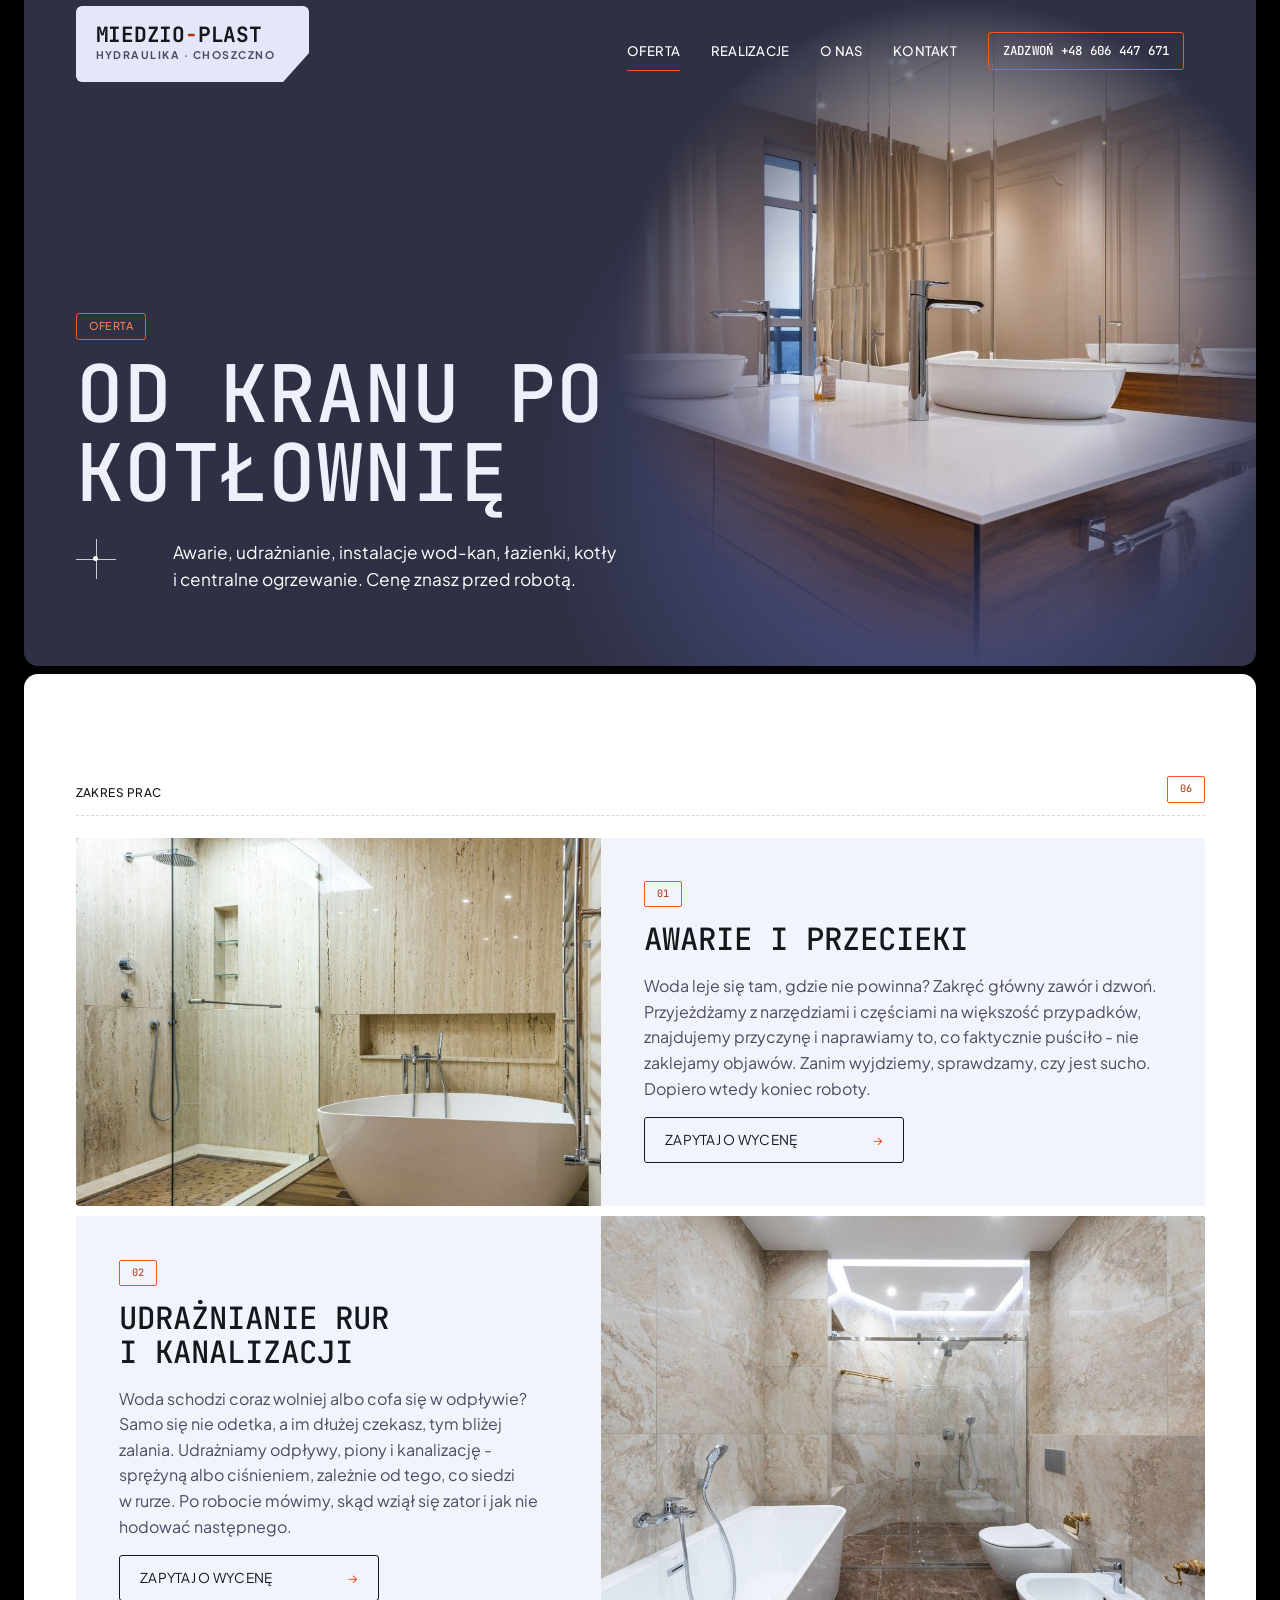
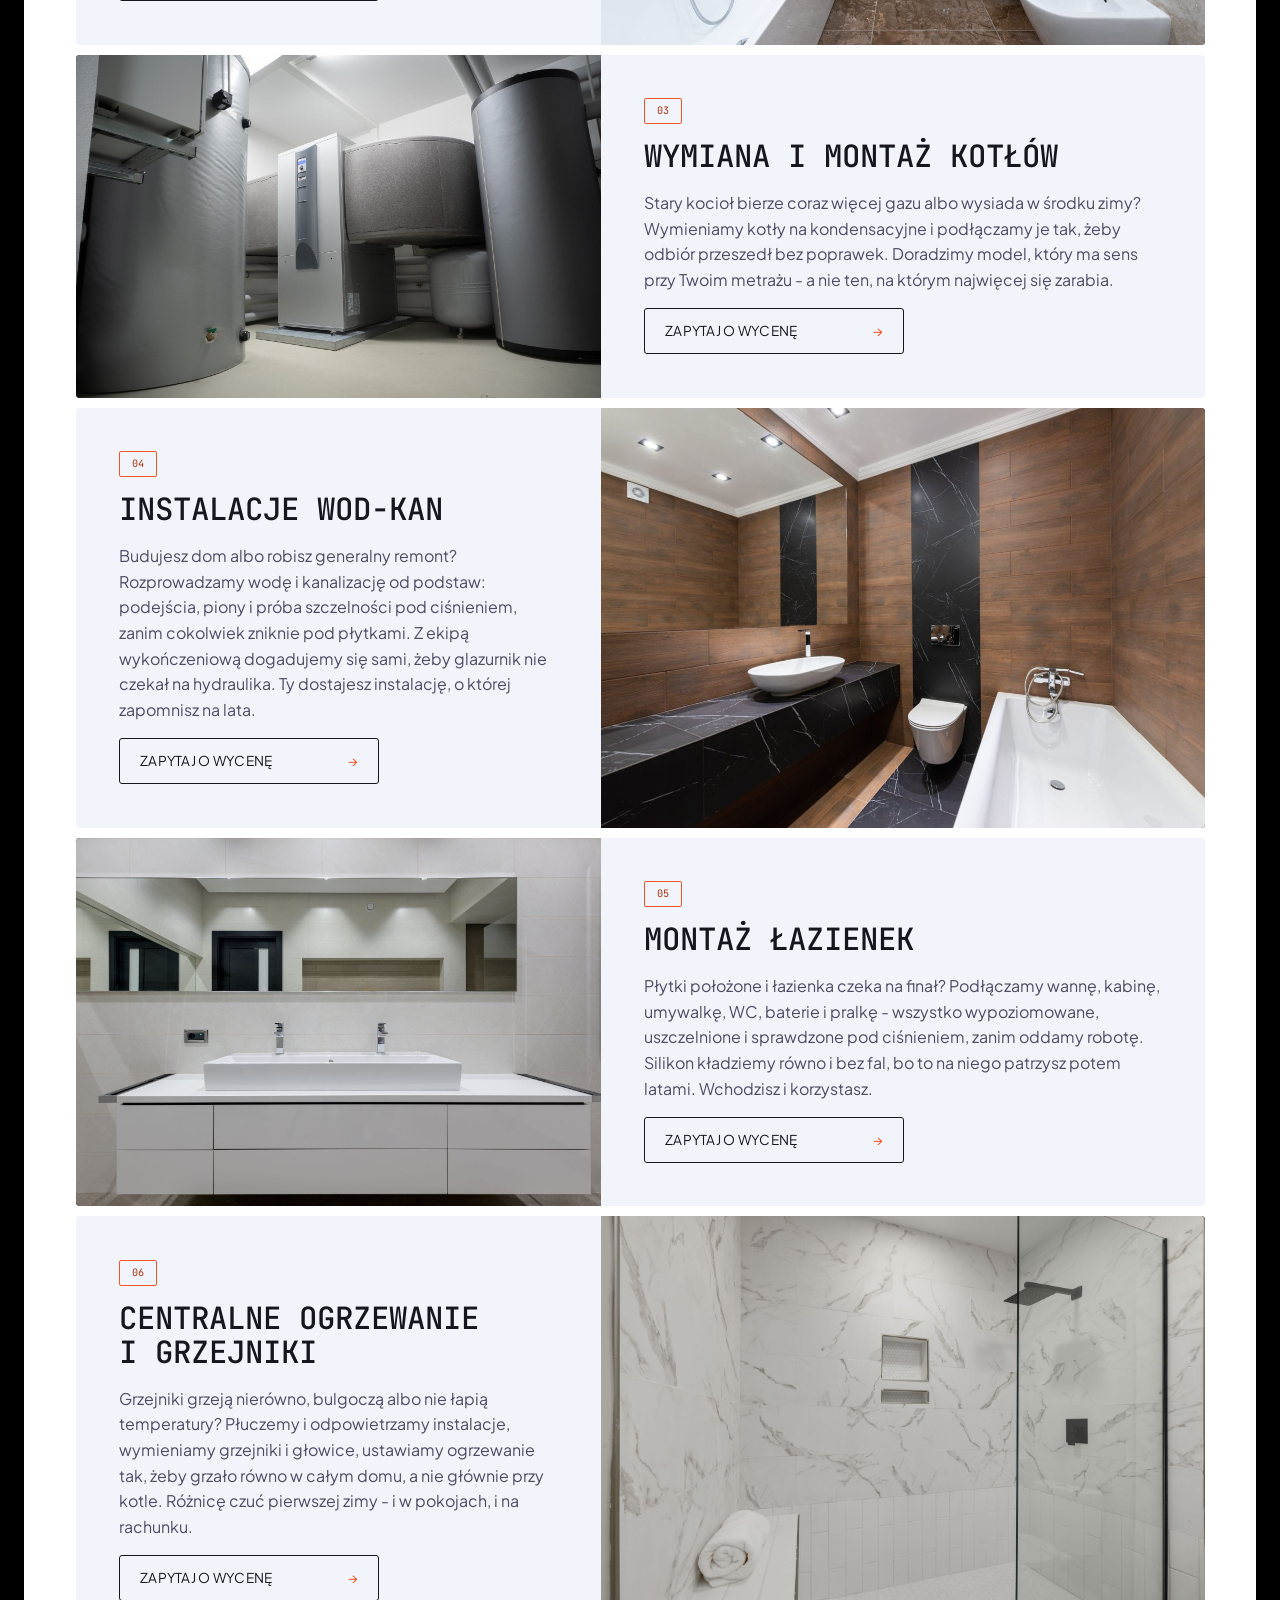
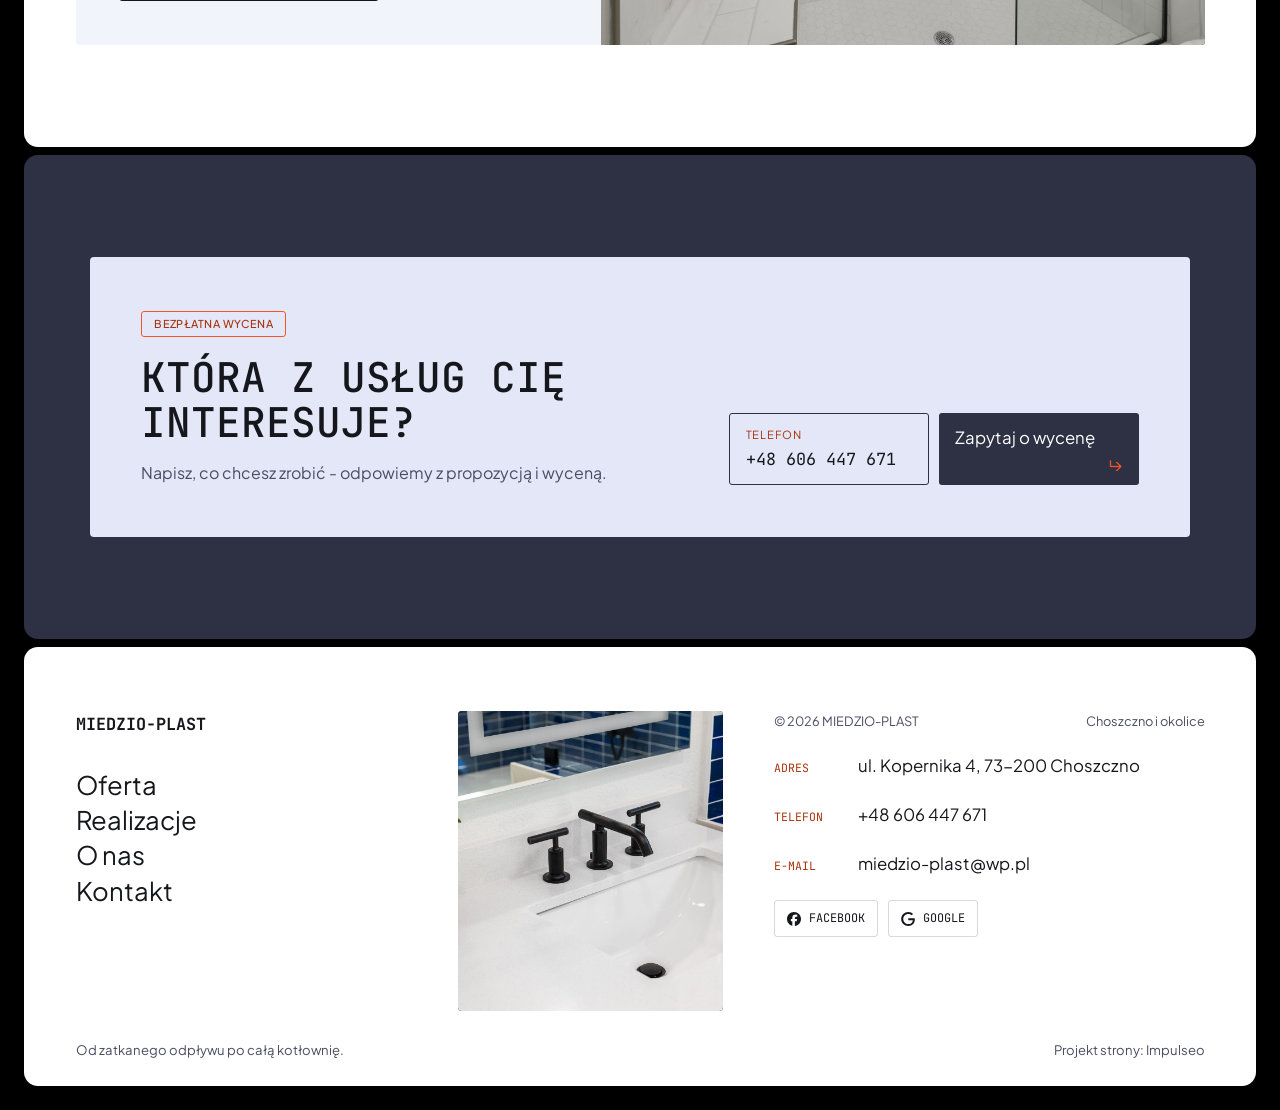
<file: oferta.html>
<!DOCTYPE html>
<html lang="pl">
<head>
<meta charset="UTF-8">
<meta name="viewport" content="width=device-width, initial-scale=1.0">
<title>Oferta - MIEDZIO-PLAST</title>
<meta name="description" content="Hydraulik w Choszcznie z dojazdem. Awarie, udrażnianie, instalacje wod-kan, wymiana kotłów. Cenę znasz przed robotą. Zadzwoń: +48 606 447 671.">
<link rel="canonical" href="https://kris20032.github.io/miedzio-plast/oferta.html">
<meta name="robots" content="noindex, nofollow">
<meta property="og:type" content="website">
<meta property="og:locale" content="pl_PL">
<meta property="og:site_name" content="MIEDZIO-PLAST">
<meta property="og:title" content="Oferta - MIEDZIO-PLAST">
<meta property="og:description" content="Hydraulik w Choszcznie z dojazdem. Awarie, udrażnianie, instalacje wod-kan, wymiana kotłów. Cenę znasz przed robotą. Zadzwoń: +48 606 447 671.">
<meta property="og:url" content="https://kris20032.github.io/miedzio-plast/oferta.html">
<meta property="og:image" content="https://kris20032.github.io/miedzio-plast/img/og.jpg">
<meta property="og:image:width" content="1200">
<meta property="og:image:height" content="630">
<meta name="twitter:card" content="summary_large_image">
<link rel="preconnect" href="https://fonts.googleapis.com">
<link rel="preconnect" href="https://fonts.gstatic.com" crossorigin>
<link href="https://fonts.googleapis.com/css2?family=JetBrains+Mono:wght@400;500;700&family=Plus+Jakarta+Sans:wght@400;500;700&display=swap" rel="stylesheet">
<link rel="stylesheet" href="assets/styles.css?v=20261113">
<meta name="theme-color" content="#2e3044">
</head>
<body>

<header class="nav">
  <div class="nav-inner">
    <a class="brand" href="index.html" aria-label="MIEDZIO-PLAST - strona główna"><span class="name">MIEDZIO<i>-</i>PLAST</span><span class="sub">Hydraulika · Choszczno</span></a>
    <nav class="nav-links" aria-label="Menu główne">
      <a href="oferta.html" aria-current="page">Oferta</a>
      <a href="realizacje.html">Realizacje</a>
      <a href="o-nas.html">O&nbsp;nas</a>
      <a href="kontakt.html">Kontakt</a>
      <a href="tel:+48606447671" class="nav-cta">Zadzwoń +48 606 447 671</a>
    </nav>
    <button class="nav-toggle" aria-label="Menu"><span></span><span></span><span></span></button>
  </div>
</header>

<div class="frame">
<main>
<section class="pagehead blk blk-dark">
  <img src="img/g13.jpg" alt="Łazienka z wolnostojącą wanną i dwiema umywalkami" width="1800" height="1202" decoding="async" fetchpriority="high">
  <div class="hero-glow" aria-hidden="true"></div>
  <div><span class="tag">Oferta</span></div>
  <h1><span>Od kranu po kotłownię</span></h1>
  <div class="lead"><span class="cross" aria-hidden="true"><i></i></span><p>Awarie, udrażnianie, instalacje wod-kan, łazienki, kotły i&nbsp;centralne ogrzewanie. Cenę znasz przed robotą.</p></div>
</section>

<section class="blk blk-white in-pad">
  <div class="wrap">
    <div class="sec-head"><span class="lbl">Zakres prac</span><span class="num-tag" style="color:var(--accent-d)">06</span></div>
    <div class="rows">
    <article class="row reveal">
      <div class="row-art"><img src="img/g10.jpg" alt="Awarie i przecieki" loading="lazy" width="1507" height="1300" decoding="async"></div>
      <div class="row-copy"><span class="num-tag" style="align-self:flex-start;color:var(--accent-d)">01</span><h2>Awarie i&nbsp;przecieki</h2><p>Woda leje się tam, gdzie nie powinna? Zakręć główny zawór i&nbsp;dzwoń. Przyjeżdżamy z&nbsp;narzędziami i&nbsp;częściami na większość przypadków, znajdujemy przyczynę i&nbsp;naprawiamy to, co faktycznie puściło - nie zaklejamy objawów. Zanim wyjdziemy, sprawdzamy, czy jest sucho. Dopiero wtedy koniec roboty.</p>
        <a class="line-btn" href="kontakt.html" style="color:var(--ink)">Zapytaj o&nbsp;wycenę <span class="arr">→</span></a></div>
    </article>
    <article class="row reveal">
      <div class="row-art"><img src="img/g1.jpg" alt="Udrażnianie rur i kanalizacji" loading="lazy" width="1200" height="801" decoding="async"></div>
      <div class="row-copy"><span class="num-tag" style="align-self:flex-start;color:var(--accent-d)">02</span><h2>Udrażnianie rur i&nbsp;kanalizacji</h2><p>Woda schodzi coraz wolniej albo cofa się w&nbsp;odpływie? Samo się nie odetka, a&nbsp;im dłużej czekasz, tym bliżej zalania. Udrażniamy odpływy, piony i&nbsp;kanalizację - sprężyną albo ciśnieniem, zależnie od tego, co siedzi w&nbsp;rurze. Po robocie mówimy, skąd wziął się zator i&nbsp;jak nie hodować następnego.</p>
        <a class="line-btn" href="kontakt.html" style="color:var(--ink)">Zapytaj o&nbsp;wycenę <span class="arr">→</span></a></div>
    </article>
    <article class="row reveal">
      <div class="row-art"><img src="img/g7.jpg" alt="Wymiana i montaż kotłów" loading="lazy" width="1880" height="1253" decoding="async"></div>
      <div class="row-copy"><span class="num-tag" style="align-self:flex-start;color:var(--accent-d)">03</span><h2>Wymiana i&nbsp;montaż kotłów</h2><p>Stary kocioł bierze coraz więcej gazu albo wysiada w&nbsp;środku zimy? Wymieniamy kotły na kondensacyjne i&nbsp;podłączamy je tak, żeby odbiór przeszedł bez poprawek. Doradzimy model, który ma sens przy Twoim metrażu - a&nbsp;nie ten, na którym najwięcej się zarabia.</p>
        <a class="line-btn" href="kontakt.html" style="color:var(--ink)">Zapytaj o&nbsp;wycenę <span class="arr">→</span></a></div>
    </article>
    <article class="row reveal">
      <div class="row-art"><img src="img/g3.jpg" alt="Instalacje wod-kan" loading="lazy" width="1200" height="801" decoding="async"></div>
      <div class="row-copy"><span class="num-tag" style="align-self:flex-start;color:var(--accent-d)">04</span><h2>Instalacje wod-kan</h2><p>Budujesz dom albo robisz generalny remont? Rozprowadzamy wodę i&nbsp;kanalizację od podstaw: podejścia, piony i&nbsp;próba szczelności pod ciśnieniem, zanim cokolwiek zniknie pod płytkami. Z&nbsp;ekipą wykończeniową dogadujemy się sami, żeby glazurnik nie czekał na hydraulika. Ty dostajesz instalację, o&nbsp;której zapomnisz na lata.</p>
        <a class="line-btn" href="kontakt.html" style="color:var(--ink)">Zapytaj o&nbsp;wycenę <span class="arr">→</span></a></div>
    </article>
    <article class="row reveal">
      <div class="row-art"><img src="img/g4.jpg" alt="Montaż łazienek" loading="lazy" width="1880" height="1255" decoding="async"></div>
      <div class="row-copy"><span class="num-tag" style="align-self:flex-start;color:var(--accent-d)">05</span><h2>Montaż łazienek</h2><p>Płytki położone i&nbsp;łazienka czeka na finał? Podłączamy wannę, kabinę, umywalkę, WC, baterie i&nbsp;pralkę - wszystko wypoziomowane, uszczelnione i&nbsp;sprawdzone pod ciśnieniem, zanim oddamy robotę. Silikon kładziemy równo i&nbsp;bez fal, bo to na niego patrzysz potem latami. Wchodzisz i&nbsp;korzystasz.</p>
        <a class="line-btn" href="kontakt.html" style="color:var(--ink)">Zapytaj o&nbsp;wycenę <span class="arr">→</span></a></div>
    </article>
    <article class="row reveal">
      <div class="row-art"><img src="img/g5.jpg" alt="Centralne ogrzewanie i grzejniki" loading="lazy" width="1880" height="1254" decoding="async"></div>
      <div class="row-copy"><span class="num-tag" style="align-self:flex-start;color:var(--accent-d)">06</span><h2>Centralne ogrzewanie i&nbsp;grzejniki</h2><p>Grzejniki grzeją nierówno, bulgoczą albo nie łapią temperatury? Płuczemy i&nbsp;odpowietrzamy instalacje, wymieniamy grzejniki i&nbsp;głowice, ustawiamy ogrzewanie tak, żeby grzało równo w&nbsp;całym domu, a&nbsp;nie głównie przy kotle. Różnicę czuć pierwszej zimy - i&nbsp;w&nbsp;pokojach, i&nbsp;na rachunku.</p>
        <a class="line-btn" href="kontakt.html" style="color:var(--ink)">Zapytaj o&nbsp;wycenę <span class="arr">→</span></a></div>
    </article>
    </div>
  </div>
</section>

<section class="blk blk-dark in-pad cta">
  <div class="cta-card reveal">
    <div>
      <span class="tag">Bezpłatna wycena</span>
      <h2 style="margin-top:18px">Która z&nbsp;usług Cię interesuje?</h2>
      <p>Napisz, co chcesz zrobić - odpowiemy z&nbsp;propozycją i&nbsp;wyceną.</p>
    </div>
    <div class="cta-actions">
      <a class="tel" href="tel:+48606447671"><span>Telefon</span>+48 606 447 671</a>
      <a class="dark-btn" href="kontakt.html">Zapytaj o&nbsp;wycenę<span class="arr">↳</span></a>
    </div>
  </div>
</section>
</main>

<footer class="blk blk-white">
  <div class="foot">
    <div class="foot-nav">
      <div class="brand-t">MIEDZIO-PLAST</div>
      <a href="oferta.html">Oferta</a>
      <a href="realizacje.html">Realizacje</a>
      <a href="o-nas.html">O&nbsp;nas</a>
      <a href="kontakt.html">Kontakt</a>
    </div>
    <div class="foot-art"><img src="img/g12.jpg" alt="Bateria umywalkowa po montażu" loading="lazy" width="1600" height="1066" decoding="async"></div>
    <div class="foot-info">
      <div class="top"><span>© 2026 MIEDZIO-PLAST</span><span>Choszczno i&nbsp;okolice</span></div>
      <div class="row-i"><span class="lbl">Adres</span><span>ul. Kopernika 4, 73-200 Choszczno</span></div>
      <div class="row-i"><span class="lbl">Telefon</span><a href="tel:+48606447671">+48 606 447 671</a></div>
      <div class="row-i"><span class="lbl">E-mail</span><a href="mailto:miedzio-plast@wp.pl">miedzio-plast@wp.pl</a></div>
      <div class="foot-soc"><a class="soc" href="https://www.facebook.com/p/Miedzio-Plast-100057178611568/" target="_blank" rel="noopener" aria-label="Facebook - MIEDZIO-PLAST"><svg viewBox="0 0 24 24" aria-hidden="true" focusable="false"><path d="M9.101 23.691v-7.98H6.627v-3.667h2.474v-1.58c0-4.085 1.848-5.978 5.858-5.978.401 0 .955.042 1.468.103a8.68 8.68 0 0 1 1.141.195v3.325a8.623 8.623 0 0 0-.653-.036 26.805 26.805 0 0 0-.733-.009c-.707 0-1.259.096-1.675.309a1.686 1.686 0 0 0-.679.622c-.258.42-.374.995-.374 1.752v1.297h3.919l-.386 2.103-.287 1.564h-3.246v8.245C19.396 23.238 24 18.179 24 12.044c0-6.627-5.373-12-12-12s-12 5.373-12 12c0 5.628 3.874 10.35 9.101 11.647Z" fill="currentColor"/></svg>Facebook</a><a class="soc" href="https://www.google.com/maps/place/MIEDZIO-PLAST+Halina+Koniuszy,+Autoryzowany+Instalator+Junkers-Bosch/@53.16706,15.406939,17z/data=!4m6!3m5!1s0x4700d400ea411d13:0x86ae9228e2880d9f!8m2!3d53.16706!4d15.406939" target="_blank" rel="noopener" aria-label="Google - MIEDZIO-PLAST"><svg viewBox="0 0 24 24" aria-hidden="true" focusable="false"><path d="M12.48 10.92v3.28h7.84c-.24 1.84-.853 3.187-1.787 4.133-1.147 1.147-2.933 2.4-6.053 2.4-4.827 0-8.6-3.893-8.6-8.72s3.773-8.72 8.6-8.72c2.6 0 4.507 1.027 5.907 2.347l2.307-2.307C18.747 1.44 16.133 0 12.48 0 5.867 0 .307 5.387.307 12s5.56 12 12.173 12c3.573 0 6.267-1.173 8.373-3.36 2.16-2.16 2.84-5.213 2.84-7.667 0-.76-.053-1.467-.173-2.053H12.48z" fill="currentColor"/></svg>Google</a></div>
    </div>
  </div>
  <div class="foot-bot">
    <span>Od zatkanego odpływu po całą kotłownię.</span>
    <span>Projekt strony: <a class="foot-credit" href="https://impulseo.pl" target="_blank" rel="noopener">Impulseo</a></span>
  </div>
</footer>
</div>
<div class="sticky-call"><a class="sc-call" href="tel:+48606447671"><svg class="ico-tel" width="16" height="16" viewBox="0 0 24 24" fill="none" aria-hidden="true"><path d="M6.6 10.8a15.5 15.5 0 0 0 6.6 6.6l2.2-2.2a1 1 0 0 1 1-.24 11.4 11.4 0 0 0 3.6.58 1 1 0 0 1 1 1V20a1 1 0 0 1-1 1A17 17 0 0 1 3 4a1 1 0 0 1 1-1h3.5a1 1 0 0 1 1 1c0 1.25.2 2.46.58 3.6a1 1 0 0 1-.25 1l-2.23 2.2Z" fill="currentColor"/></svg> Zadzwoń</a><a class="sc-quote" href="kontakt.html">Wyślij zdjęcie awarii</a></div>
<div class="demo-wazne" data-do="2026-11-18" data-cykl="3" hidden><svg class="dw-ico" width="13" height="13" viewBox="0 0 24 24" fill="none" aria-hidden="true"><circle cx="12" cy="12" r="8.6" stroke="currentColor" stroke-width="1.8"/><path d="M12 7.2V12l3.3 2" stroke="currentColor" stroke-width="1.8" stroke-linecap="round"/></svg><span class="dw-txt"></span></div>

<script src="assets/main.js?v=20261113"></script>
</body>
</html>
</file>
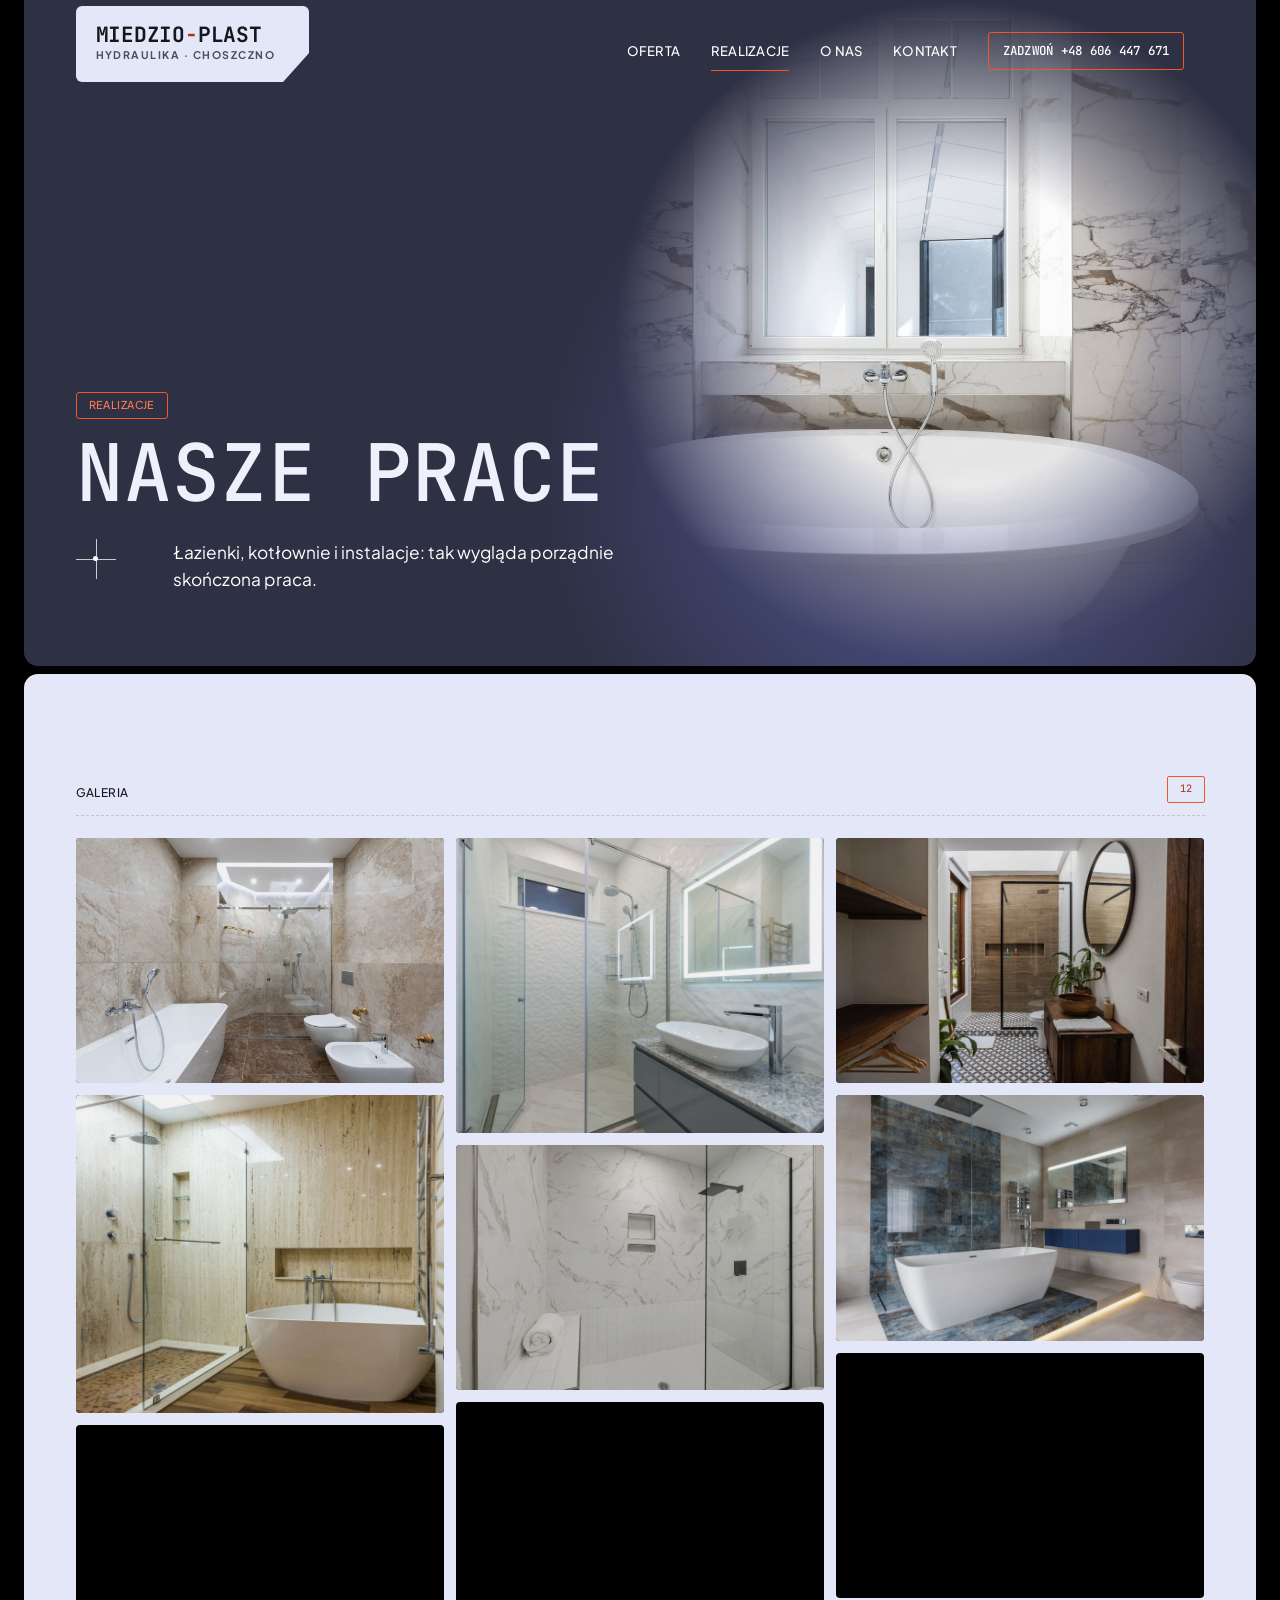
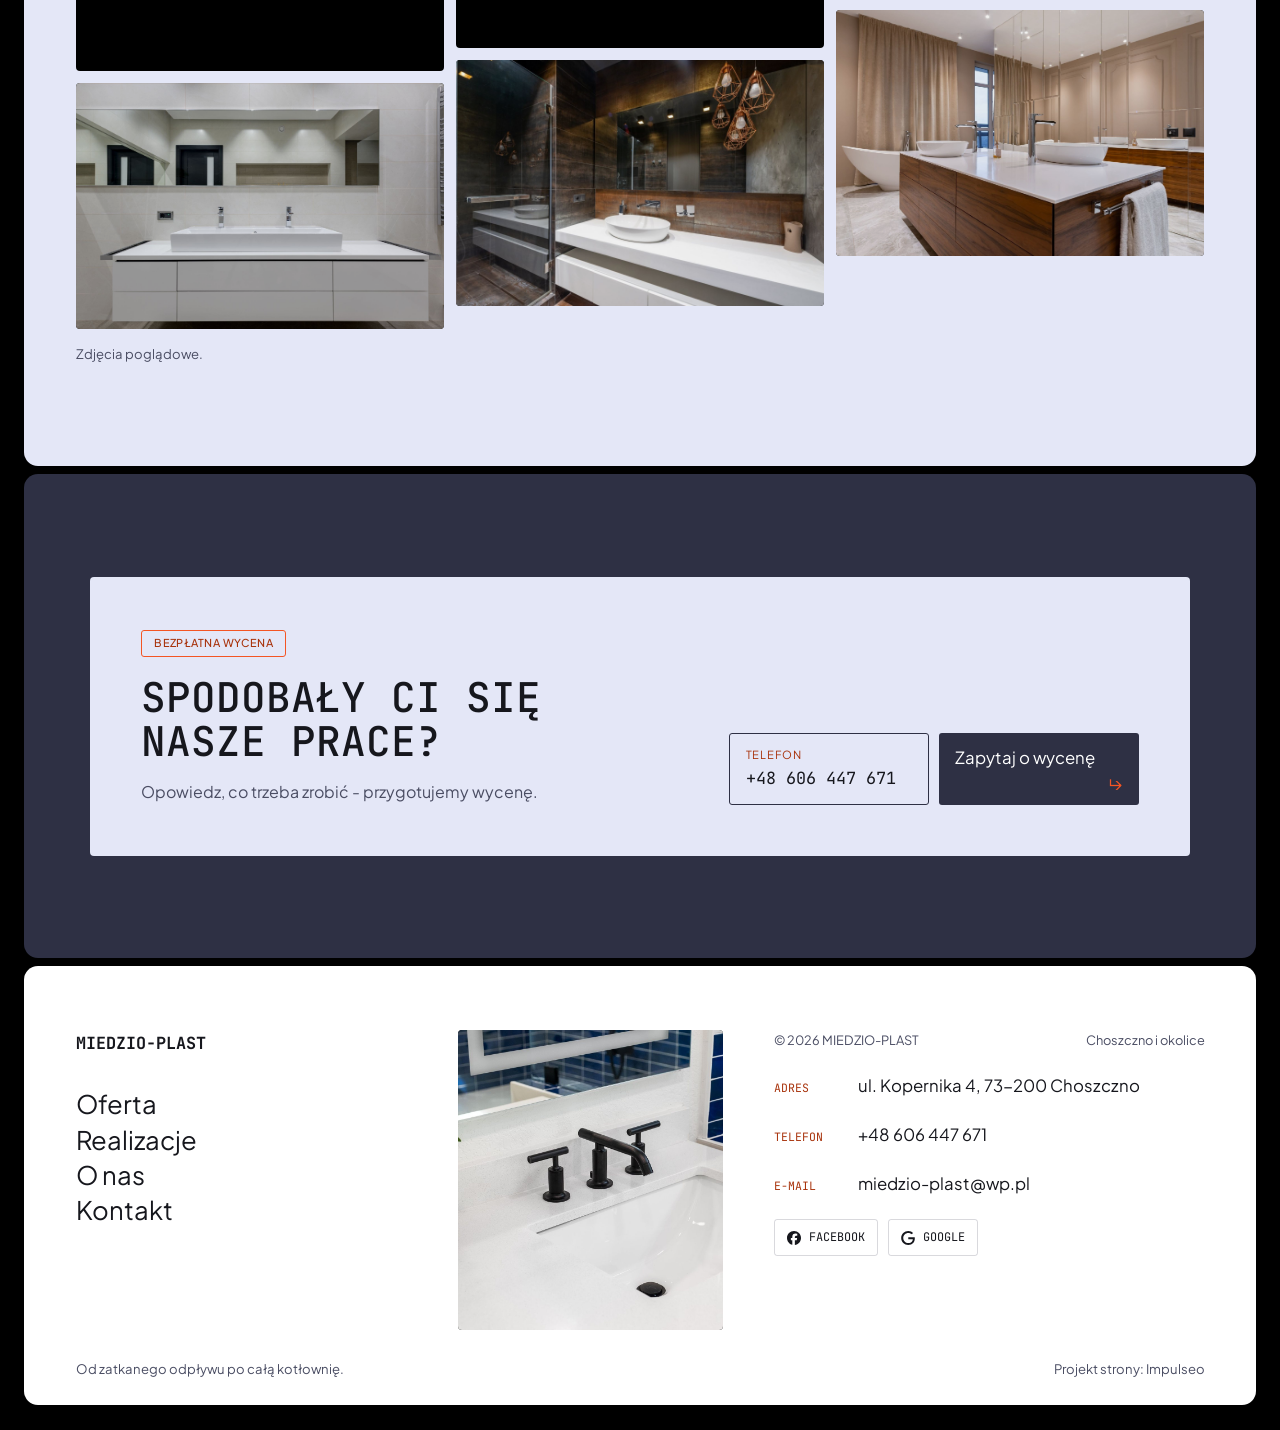
<file: realizacje.html>
<!DOCTYPE html>
<html lang="pl">
<head>
<meta charset="UTF-8">
<meta name="viewport" content="width=device-width, initial-scale=1.0">
<title>Realizacje - MIEDZIO-PLAST</title>
<meta name="description" content="Realizacje MIEDZIO-PLAST: Instalacja wod-kan, Łazienka po montażu, Kotłownia, Wymiana grzejnika, Udrażnianie kanalizacji">
<link rel="canonical" href="https://kris20032.github.io/miedzio-plast/realizacje.html">
<meta name="robots" content="noindex, nofollow">
<meta property="og:type" content="website">
<meta property="og:locale" content="pl_PL">
<meta property="og:site_name" content="MIEDZIO-PLAST">
<meta property="og:title" content="Realizacje - MIEDZIO-PLAST">
<meta property="og:description" content="Realizacje MIEDZIO-PLAST: Instalacja wod-kan, Łazienka po montażu, Kotłownia, Wymiana grzejnika, Udrażnianie kanalizacji">
<meta property="og:url" content="https://kris20032.github.io/miedzio-plast/realizacje.html">
<meta property="og:image" content="https://kris20032.github.io/miedzio-plast/img/og.jpg">
<meta property="og:image:width" content="1200">
<meta property="og:image:height" content="630">
<meta name="twitter:card" content="summary_large_image">
<link rel="preconnect" href="https://fonts.googleapis.com">
<link rel="preconnect" href="https://fonts.gstatic.com" crossorigin>
<link href="https://fonts.googleapis.com/css2?family=JetBrains+Mono:wght@400;500;700&family=Plus+Jakarta+Sans:wght@400;500;700&display=swap" rel="stylesheet">
<link rel="stylesheet" href="assets/styles.css?v=20261113">
<meta name="theme-color" content="#2e3044">
</head>
<body>

<header class="nav">
  <div class="nav-inner">
    <a class="brand" href="index.html" aria-label="MIEDZIO-PLAST - strona główna"><span class="name">MIEDZIO<i>-</i>PLAST</span><span class="sub">Hydraulika · Choszczno</span></a>
    <nav class="nav-links" aria-label="Menu główne">
      <a href="oferta.html">Oferta</a>
      <a href="realizacje.html" aria-current="page">Realizacje</a>
      <a href="o-nas.html">O&nbsp;nas</a>
      <a href="kontakt.html">Kontakt</a>
      <a href="tel:+48606447671" class="nav-cta">Zadzwoń +48 606 447 671</a>
    </nav>
    <button class="nav-toggle" aria-label="Menu"><span></span><span></span><span></span></button>
  </div>
</header>

<div class="frame">
<main>
<section class="pagehead blk blk-dark">
  <img src="img/g2.jpg" alt="Wanna wolnostojąca w marmurowej łazience" width="1880" height="1255" decoding="async" fetchpriority="high">
  <div class="hero-glow" aria-hidden="true"></div>
  <div><span class="tag">Realizacje</span></div>
  <h1><span>Nasze prace</span></h1>
  <div class="lead"><span class="cross" aria-hidden="true"><i></i></span><p>Łazienki, kotłownie i&nbsp;instalacje: tak wygląda porządnie skończona praca.</p></div>
</section>

<section class="blk blk-lav in-pad">
  <div class="wrap">
    <div class="sec-head"><span class="lbl">Galeria</span><span class="num-tag" style="color:var(--accent-d)">12</span></div>
    <div class="masonry">
      <figure class="reveal"><img src="img/g1.jpg" alt="Instalacje i łazienki - zdjęcie poglądowe" width="1200" height="801" decoding="async"></figure>
      <figure class="reveal"><img src="img/g10.jpg" alt="Instalacje i łazienki - zdjęcie poglądowe" width="1507" height="1300" decoding="async"></figure>
      <figure class="reveal"><img src="img/g3.jpg" alt="Instalacje i łazienki - zdjęcie poglądowe" width="1200" height="801" decoding="async"></figure>
      <figure class="reveal"><img src="img/g4.jpg" alt="Instalacje i łazienki - zdjęcie poglądowe" width="1880" height="1255" decoding="async"></figure>
      <figure class="reveal"><img src="img/g6.jpg" alt="Instalacje i łazienki - zdjęcie poglądowe" width="1623" height="1300" decoding="async"></figure>
      <figure class="reveal"><img src="img/g5.jpg" alt="Instalacje i łazienki - zdjęcie poglądowe" width="1880" height="1254" decoding="async"></figure>
      <figure class="reveal"><img src="img/g7.jpg" alt="Instalacje i łazienki - zdjęcie poglądowe" width="1880" height="1253" decoding="async"></figure>
      <figure class="reveal"><img src="img/g8.jpg" alt="Instalacje i łazienki - zdjęcie poglądowe" width="1600" height="1068" decoding="async"></figure>
      <figure class="reveal"><img src="img/g11.jpg" alt="Instalacje i łazienki - zdjęcie poglądowe" width="1600" height="1066" decoding="async"></figure>
      <figure class="reveal"><img src="img/g9.jpg" alt="Instalacje i łazienki - zdjęcie poglądowe" width="1600" height="1068" decoding="async"></figure>
      <figure class="reveal"><img src="img/about.jpg" alt="Instalacje i łazienki - zdjęcie poglądowe" width="1880" height="1253" decoding="async"></figure>
      <figure class="reveal"><img src="img/g13.jpg" alt="Instalacje i łazienki - zdjęcie poglądowe" width="1800" height="1202" decoding="async"></figure>
    </div>
    <p class="note">Zdjęcia poglądowe.</p>
  </div>
</section>

<section class="blk blk-dark in-pad cta">
  <div class="cta-card reveal">
    <div>
      <span class="tag">Bezpłatna wycena</span>
      <h2 style="margin-top:18px">Spodobały Ci się nasze prace?</h2>
      <p>Opowiedz, co trzeba zrobić - przygotujemy wycenę.</p>
    </div>
    <div class="cta-actions">
      <a class="tel" href="tel:+48606447671"><span>Telefon</span>+48 606 447 671</a>
      <a class="dark-btn" href="kontakt.html">Zapytaj o&nbsp;wycenę<span class="arr">↳</span></a>
    </div>
  </div>
</section>
</main>

<footer class="blk blk-white">
  <div class="foot">
    <div class="foot-nav">
      <div class="brand-t">MIEDZIO-PLAST</div>
      <a href="oferta.html">Oferta</a>
      <a href="realizacje.html">Realizacje</a>
      <a href="o-nas.html">O&nbsp;nas</a>
      <a href="kontakt.html">Kontakt</a>
    </div>
    <div class="foot-art"><img src="img/g12.jpg" alt="Bateria umywalkowa po montażu" loading="lazy" width="1600" height="1066" decoding="async"></div>
    <div class="foot-info">
      <div class="top"><span>© 2026 MIEDZIO-PLAST</span><span>Choszczno i&nbsp;okolice</span></div>
      <div class="row-i"><span class="lbl">Adres</span><span>ul. Kopernika 4, 73-200 Choszczno</span></div>
      <div class="row-i"><span class="lbl">Telefon</span><a href="tel:+48606447671">+48 606 447 671</a></div>
      <div class="row-i"><span class="lbl">E-mail</span><a href="mailto:miedzio-plast@wp.pl">miedzio-plast@wp.pl</a></div>
      <div class="foot-soc"><a class="soc" href="https://www.facebook.com/p/Miedzio-Plast-100057178611568/" target="_blank" rel="noopener" aria-label="Facebook - MIEDZIO-PLAST"><svg viewBox="0 0 24 24" aria-hidden="true" focusable="false"><path d="M9.101 23.691v-7.98H6.627v-3.667h2.474v-1.58c0-4.085 1.848-5.978 5.858-5.978.401 0 .955.042 1.468.103a8.68 8.68 0 0 1 1.141.195v3.325a8.623 8.623 0 0 0-.653-.036 26.805 26.805 0 0 0-.733-.009c-.707 0-1.259.096-1.675.309a1.686 1.686 0 0 0-.679.622c-.258.42-.374.995-.374 1.752v1.297h3.919l-.386 2.103-.287 1.564h-3.246v8.245C19.396 23.238 24 18.179 24 12.044c0-6.627-5.373-12-12-12s-12 5.373-12 12c0 5.628 3.874 10.35 9.101 11.647Z" fill="currentColor"/></svg>Facebook</a><a class="soc" href="https://www.google.com/maps/place/MIEDZIO-PLAST+Halina+Koniuszy,+Autoryzowany+Instalator+Junkers-Bosch/@53.16706,15.406939,17z/data=!4m6!3m5!1s0x4700d400ea411d13:0x86ae9228e2880d9f!8m2!3d53.16706!4d15.406939" target="_blank" rel="noopener" aria-label="Google - MIEDZIO-PLAST"><svg viewBox="0 0 24 24" aria-hidden="true" focusable="false"><path d="M12.48 10.92v3.28h7.84c-.24 1.84-.853 3.187-1.787 4.133-1.147 1.147-2.933 2.4-6.053 2.4-4.827 0-8.6-3.893-8.6-8.72s3.773-8.72 8.6-8.72c2.6 0 4.507 1.027 5.907 2.347l2.307-2.307C18.747 1.44 16.133 0 12.48 0 5.867 0 .307 5.387.307 12s5.56 12 12.173 12c3.573 0 6.267-1.173 8.373-3.36 2.16-2.16 2.84-5.213 2.84-7.667 0-.76-.053-1.467-.173-2.053H12.48z" fill="currentColor"/></svg>Google</a></div>
    </div>
  </div>
  <div class="foot-bot">
    <span>Od zatkanego odpływu po całą kotłownię.</span>
    <span>Projekt strony: <a class="foot-credit" href="https://impulseo.pl" target="_blank" rel="noopener">Impulseo</a></span>
  </div>
</footer>
</div>
<div class="sticky-call"><a class="sc-call" href="tel:+48606447671"><svg class="ico-tel" width="16" height="16" viewBox="0 0 24 24" fill="none" aria-hidden="true"><path d="M6.6 10.8a15.5 15.5 0 0 0 6.6 6.6l2.2-2.2a1 1 0 0 1 1-.24 11.4 11.4 0 0 0 3.6.58 1 1 0 0 1 1 1V20a1 1 0 0 1-1 1A17 17 0 0 1 3 4a1 1 0 0 1 1-1h3.5a1 1 0 0 1 1 1c0 1.25.2 2.46.58 3.6a1 1 0 0 1-.25 1l-2.23 2.2Z" fill="currentColor"/></svg> Zadzwoń</a><a class="sc-quote" href="kontakt.html">Wyślij zdjęcie awarii</a></div>
<div class="demo-wazne" data-do="2026-11-18" data-cykl="3" hidden><svg class="dw-ico" width="13" height="13" viewBox="0 0 24 24" fill="none" aria-hidden="true"><circle cx="12" cy="12" r="8.6" stroke="currentColor" stroke-width="1.8"/><path d="M12 7.2V12l3.3 2" stroke="currentColor" stroke-width="1.8" stroke-linecap="round"/></svg><span class="dw-txt"></span></div>

<script src="assets/main.js?v=20261113"></script>
</body>
</html>
</file>
<file: assets/styles.css>
/* MIEDZIO-PLAST - układ wg wzoru thermokonnect.com (rama na czarnym tle, mono nagłówki,
   liliowe karty, akcent miedziano-pomarańczowy). Jeden blok :root - nie ma override'u niżej. */
:root{
  --outer:#000;
  --panel:#2e3044;          /* grafit z fioletem - główny panel */
  --panel-2:#272a3c;
  --lav:#e4e7f7;            /* liliowe karty */
  --lav-l:#f2f4fc;
  --purple:#737cde;
  --accent:#f45524;         /* miedź / pomarańcz - linie, strzałki, duże akcenty */
  --accent-d:#c43d12;       /* akcent na jasnym tle (drobny tekst) */
  --accent-t:#ff7a4d;       /* akcent na ciemnym tle (drobny tekst) */
  --accent-soft:rgba(244,85,36,.14);
  --ink:#16171d;
  --ink-2:#4a4d63;
  --white:#fff;
  --line-d:rgba(228,231,247,.22);
  --line-l:rgba(46,48,68,.18);
  --mono:"JetBrains Mono",ui-monospace,SFMono-Regular,Menlo,monospace;
  --sans:"Plus Jakarta Sans",system-ui,-apple-system,"Segoe UI",Roboto,sans-serif;
  --frame:clamp(8px,1.9vw,28px);
  --pad:clamp(20px,4vw,56px);
  --r:14px;
  --ease:cubic-bezier(.22,.31,0,1);
  --nav-h:88px;
}
*,*::before,*::after{box-sizing:border-box}
html{-webkit-text-size-adjust:100%;scroll-behavior:smooth}
body{margin:0;background:var(--outer);color:var(--white);font-family:var(--sans);font-size:16px;line-height:1.6;
  -webkit-font-smoothing:antialiased;overflow-x:hidden}
img{max-width:100%;display:block}
a{color:inherit;text-decoration:none}
h1,h2,h3,h4{margin:0;font-weight:500;line-height:1.08}
p{margin:0}
button{font:inherit}
.mono{font-family:var(--mono)}
.sr{position:absolute;width:1px;height:1px;overflow:hidden;clip:rect(0 0 0 0);white-space:nowrap}

/* ---------- RAMA ---------- */
.frame{padding:0 var(--frame) var(--frame)}
.blk{position:relative;border-radius:var(--r);overflow:hidden;margin-top:8px}
.blk:first-child{margin-top:0;border-radius:0 0 var(--r) var(--r)}
.blk-dark{background:var(--panel);color:var(--white)}
.blk-lav{background:var(--lav);color:var(--ink)}
.blk-white{background:var(--white);color:var(--ink)}
.in-pad{padding:clamp(56px,8vw,120px) var(--pad)}
.wrap{max-width:1320px;margin:0 auto}

/* ---------- NAWIGACJA ---------- */
.nav{position:fixed;top:0;left:0;right:0;z-index:100;pointer-events:none;padding:6px calc(var(--frame) + var(--pad)) 0}
.nav-inner{display:flex;align-items:flex-start;justify-content:space-between;gap:24px}
.brand{pointer-events:auto;display:flex;flex-direction:column;justify-content:center;gap:2px;
  background:var(--lav);color:var(--ink);padding:14px 34px 14px 20px;border-radius:6px;min-height:76px;
  clip-path:polygon(0 0,100% 0,100% 62%,calc(100% - 26px) 100%,0 100%);
  box-shadow:0 1px 0 rgba(0,0,0,.1)}
.brand .name{font-family:var(--mono);font-weight:700;font-size:1.32rem;letter-spacing:-.01em;line-height:1}
.brand .name i{font-style:normal;color:var(--accent-d)}
.brand .sub{font-size:.66rem;font-weight:700;letter-spacing:.14em;text-transform:uppercase;color:var(--ink-2)}
.nav-links{pointer-events:auto;display:flex;align-items:center;gap:clamp(18px,2.4vw,40px);margin-top:14px;
  padding:12px 20px;border-radius:4px;transition:background .5s var(--ease)}
.nav-links a{font-size:.82rem;font-weight:500;letter-spacing:.02em;text-transform:uppercase;color:var(--white);
  position:relative;padding:2px 0}
.nav-links a:not(.nav-cta)::after{content:"";position:absolute;left:0;right:0;bottom:-4px;height:1px;background:var(--accent);
  transform:scaleX(0);transform-origin:left;transition:transform .45s var(--ease)}
.nav-links a:not(.nav-cta):hover::after,.nav-links a[aria-current]::after{transform:scaleX(1)}
.nav-links .nav-cta{border:1px solid var(--accent);padding:8px 14px;border-radius:3px;font-family:var(--mono);font-size:.78rem;
  transition:background .3s}
.nav-links .nav-cta:hover{background:var(--accent)}
.nav.is-stuck .nav-links{background:#000}
.nav-toggle{display:none;pointer-events:auto;background:#000;border:0;border-radius:4px;width:48px;height:48px;margin-top:14px;
  flex-direction:column;justify-content:center;align-items:center;gap:5px;cursor:pointer}
.nav-toggle span{display:block;width:20px;height:1.5px;background:#fff}

/* ---------- ELEMENTY WSPÓLNE ---------- */
.tag{display:inline-block;font-size:.68rem;font-weight:500;letter-spacing:.04em;text-transform:uppercase;
  border:1px solid var(--accent);color:var(--accent-t);padding:5px 8px;border-radius:3px;line-height:1}
.blk-lav .tag,.blk-white .tag,.card .tag{color:var(--accent-d)}
.num-tag{display:inline-block;font-family:var(--mono);font-size:.62rem;color:var(--accent-t);border:1px solid var(--accent);
  padding:2px 4px;border-radius:2px;line-height:1}
.mono-h{font-family:var(--mono);font-weight:500;text-transform:uppercase;letter-spacing:.02em;line-height:1.05}
.cross{position:relative;width:40px;height:40px;flex:none}
.cross::before,.cross::after{content:"";position:absolute;background:currentColor;opacity:.75}
.cross::before{left:0;right:0;top:50%;height:1px}
.cross::after{top:0;bottom:0;left:50%;width:1px}
.cross i{position:absolute;left:50%;top:50%;width:5px;height:5px;margin:-2.5px 0 0 -2.5px;border-radius:50%;background:currentColor}
.box-cta{display:flex;flex-direction:column;justify-content:space-between;border:1px solid currentColor;border-radius:3px;
  padding:16px 20px;min-height:150px;width:260px;font-size:1.45rem;line-height:1.15;transition:background .35s,color .35s}
.box-cta .arr{align-self:flex-end;color:var(--accent);font-size:1.4rem;line-height:1}
.box-cta:hover{background:var(--white);color:var(--ink)}
.line-btn{display:inline-flex;align-items:center;justify-content:space-between;gap:24px;border:1px solid currentColor;
  border-radius:3px;padding:11px 20px;font-size:.85rem;text-transform:uppercase;letter-spacing:.02em;width:260px;white-space:nowrap;transition:background .3s,color .3s}
.line-btn .arr{color:var(--accent)}
.line-btn:hover{background:var(--white);color:var(--ink)}
.blk-lav .line-btn:hover,.blk-white .line-btn:hover{background:var(--ink);color:var(--white)}
.dark-btn{display:inline-flex;flex-direction:column;justify-content:space-between;background:var(--panel);color:var(--white);
  border-radius:3px;padding:12px 16px;min-width:200px;min-height:72px;font-size:1.05rem;transition:background .3s}
.dark-btn .arr{align-self:flex-end;color:var(--accent);line-height:1}
.dark-btn:hover{background:#000}
.hl{color:var(--accent-t)}
.blk-lav .hl,.blk-white .hl{color:var(--accent-d)}

/* ---------- HERO ---------- */
.hero{min-height:min(100svh,940px);display:flex;flex-direction:column;justify-content:flex-end;
  padding:calc(var(--nav-h) + 72px) var(--pad) 28px;isolation:isolate}
.hero-glow{position:absolute;z-index:-2;right:-6%;top:12%;width:min(62vw,880px);aspect-ratio:1;border-radius:50%;
  background:radial-gradient(circle,rgba(115,124,222,.55) 0%,rgba(115,124,222,.18) 45%,transparent 70%)}
.hero-photo{position:absolute;z-index:-1;right:0;top:0;bottom:0;width:62%;height:100%;object-fit:cover;object-position:40% 50%;
  -webkit-mask-image:radial-gradient(ellipse 58% 62% at 58% 50%,#000 38%,transparent 78%);
          mask-image:radial-gradient(ellipse 58% 62% at 58% 50%,#000 38%,transparent 78%);
  filter:saturate(.9) contrast(1.05)}
.hero-pill{position:absolute;top:96px;left:50%;transform:translateX(-50%);display:flex;align-items:center;gap:14px;
  background:rgba(228,231,247,.1);backdrop-filter:blur(8px);border-radius:4px;padding:8px 22px 8px 8px;font-size:.88rem;line-height:1.3;
  max-width:min(440px,80vw)}
.hero-pill .sq{width:52px;height:52px;flex:none;border-radius:3px;background:var(--lav);display:grid;place-items:center;
  font-family:var(--mono);font-weight:700;color:var(--accent-d);font-size:.9rem}
.hero-pill b{font-weight:500;color:var(--accent-t)}
.hero-top{max-width:900px}
.hero-top .tag{margin-left:clamp(0px,7.5vw,108px)}
.hero h1{font-family:var(--mono);font-weight:500;text-transform:uppercase;font-size:clamp(2.3rem,7.4vw,6.4rem);
  letter-spacing:.01em;line-height:1;margin:14px 0 30px;color:#eef0fb;min-height:1em}
.hero h1 .ht{display:inline-block;transition:opacity .45s var(--ease),transform .45s var(--ease)}
.hero h1 .ht.out{opacity:0;transform:translateY(12px)}
.hero-desc{display:flex;gap:clamp(20px,4.5vw,64px);align-items:flex-start;max-width:640px}
.hero-desc p{font-size:clamp(1rem,1.25vw,1.12rem);line-height:1.55;transition:opacity .45s}
.hero-desc p.out{opacity:0}
.hero-bottom{display:flex;align-items:flex-end;justify-content:space-between;gap:24px;margin-top:28px;flex-wrap:wrap}
.hero-ctas{display:flex;flex-direction:column;gap:10px}
.hero-phone{font-family:var(--mono);font-size:1.05rem;margin-top:4px;display:inline-flex;gap:10px;align-items:center}
.hero-phone span{font-size:.7rem;letter-spacing:.08em;text-transform:uppercase;color:var(--accent-t)}
.hero-thumbs{display:flex;gap:18px;align-items:flex-end}
.thumb{width:clamp(130px,13vw,196px);height:88px;background:#000;border:0;border-radius:4px;color:#cfd3ef;cursor:pointer;
  display:flex;flex-direction:column;justify-content:space-between;align-items:flex-start;padding:12px 14px;text-align:left;
  transition:height .5s var(--ease),color .3s}
.thumb .n{font-family:var(--mono);font-size:.72rem;color:var(--accent-t)}
.thumb .t{font-family:var(--mono);font-size:.82rem;text-transform:uppercase;line-height:1.15}
.thumb.on{height:124px;color:#fff;outline:1px solid rgba(255,255,255,.25)}
.hero-count{display:flex;align-items:flex-start;gap:18px;font-family:var(--mono);color:#eef0fb}
.hero-count .cur{font-size:clamp(3rem,6vw,5.6rem);line-height:.9}
.hero-count .bar{width:60px;height:1px;background:rgba(255,255,255,.35);margin-top:14px;position:relative;overflow:hidden}
.hero-count .bar i{position:absolute;inset:0;background:var(--accent);transform-origin:left;transform:scaleX(0)}
.hero-count .all{font-size:1.6rem;line-height:1}
.deco-switch{position:absolute;right:calc(var(--pad) + 10px);top:47%;width:82px;height:30px;color:#cfd3ef;opacity:.85}

/* ---------- NAGŁÓWEK PODSTRONY (ten sam panel co hero) ---------- */
.pagehead{min-height:min(74svh,700px);display:flex;flex-direction:column;justify-content:flex-end;
  padding:calc(var(--nav-h) + 80px) var(--pad) clamp(40px,6vw,72px);isolation:isolate}
.pagehead>img{position:absolute;z-index:-1;right:0;top:0;width:60%;height:100%;object-fit:cover;
  -webkit-mask-image:radial-gradient(ellipse 60% 64% at 60% 50%,#000 36%,transparent 78%);
          mask-image:radial-gradient(ellipse 60% 64% at 60% 50%,#000 36%,transparent 78%)}
.pagehead h1{font-family:var(--mono);font-weight:500;text-transform:uppercase;font-size:clamp(2.1rem,6.2vw,5.4rem);
  line-height:1;margin:14px 0 26px;color:#eef0fb;max-width:12ch}
.pagehead .lead{display:flex;gap:clamp(20px,4.5vw,64px);max-width:600px;align-items:flex-start}
.pagehead .lead p{font-size:1.08rem}

/* ---------- MANIFEST + KARTY ---------- */
.manifest{display:grid;grid-template-columns:minmax(0,1fr) minmax(0,2fr);gap:40px;align-items:start}
.manifest .badge{width:30px;height:30px;border:1px solid currentColor;border-radius:50%;display:grid;place-items:center;
  font-family:var(--mono);font-size:.78rem;opacity:.85}
.manifest p.big{font-size:clamp(1.3rem,2.2vw,1.95rem);line-height:1.3;max-width:30ch}
.cards{display:grid;grid-template-columns:repeat(4,minmax(0,1fr));gap:18px;margin-top:clamp(48px,6vw,80px)}
.cards.c2{grid-template-columns:repeat(2,minmax(0,1fr));max-width:820px;margin-left:auto}
.card-w{display:flex;flex-direction:column}
.card-w .stem{display:flex;align-items:flex-start;gap:0;height:46px}
.card-w .stem .num-tag{margin-right:auto}
.card-w .stem::after{content:"";width:1px;height:100%;background:var(--line-d);margin-right:50%}
.card{background:var(--lav);color:var(--ink);border-radius:4px;padding:18px 18px 22px;flex:1;display:flex;flex-direction:column;
  min-height:240px;transition:transform .45s var(--ease)}
.card:hover{transform:translateY(-4px)}
.card h3{font-size:1.3rem;font-weight:500;line-height:1.2;margin-bottom:auto;padding-bottom:28px}
.card p{font-size:.86rem;line-height:1.55;color:var(--ink-2)}

/* ---------- ŁUK + DUŻE ZDANIE ---------- */
.arc-top{position:relative;background:var(--panel);height:clamp(60px,9vw,130px)}
.arc-top::after{content:"";position:absolute;left:-10%;right:-10%;top:0;height:200%;background:var(--white);border-radius:50% 50% 0 0/100% 100% 0 0}
.arc-top .cross{position:absolute;left:50%;top:6px;transform:translateX(-50%);color:var(--white);z-index:2;width:30px;height:30px}
.statement{text-align:center;padding:clamp(30px,5vw,60px) var(--pad) clamp(70px,9vw,130px);position:relative}
.statement .schema{width:min(320px,80%);margin:0 auto clamp(40px,6vw,80px);color:var(--ink)}
.statement h2{font-family:var(--mono);font-weight:500;text-transform:uppercase;font-size:clamp(1.45rem,3.1vw,2.7rem);
  line-height:1.22;max-width:30ch;margin:0 auto}
.statement h2 .hl{color:var(--accent-d)}

/* ---------- USŁUGI (biała sekcja, karty produktowe) ---------- */
.sec-head{display:flex;justify-content:space-between;align-items:flex-end;gap:24px;border-bottom:1px dashed var(--line-l);
  padding-bottom:12px;margin-bottom:22px;flex-wrap:wrap}
.sec-head .lbl{font-size:.74rem;font-weight:500;letter-spacing:.04em;text-transform:uppercase}
.blk-dark .sec-head{border-color:var(--line-d)}
.sec-title{font-family:var(--mono);font-weight:500;text-transform:uppercase;font-size:clamp(1.8rem,4.2vw,3.6rem);line-height:1.02;margin:16px 0 0}
.svc-grid{display:grid;grid-template-columns:repeat(3,minmax(0,1fr));gap:12px}
.svc{background:var(--lav-l);border-radius:4px;overflow:hidden;display:flex;flex-direction:column;color:var(--ink);transition:background .35s}
.svc:hover{background:var(--lav)}
.svc-img{background:#000;aspect-ratio:16/10;overflow:hidden;position:relative}
.svc-img img{width:100%;height:100%;object-fit:cover;opacity:.92;transition:transform .9s var(--ease),opacity .4s}
.svc:hover .svc-img img{transform:scale(1.04);opacity:1}
.svc-img .num-tag{position:absolute;left:12px;top:12px;background:rgba(0,0,0,.55);z-index:1}
.svc-body{padding:18px 18px 22px;display:flex;flex-direction:column;gap:10px;flex:1}
.svc-body h3{font-family:var(--mono);font-weight:500;font-size:1.08rem;text-transform:uppercase;line-height:1.2}
.svc-body p{font-size:.9rem;color:var(--ink-2);line-height:1.55}
.svc-body .more{margin-top:auto;padding-top:8px;font-size:.78rem;text-transform:uppercase;letter-spacing:.03em;display:flex;justify-content:space-between}
.svc-body .more .arr{color:var(--accent)}

/* ---------- KARTA WYRÓŻNIONA (jak „Injection molding") ---------- */
.feature{display:grid;grid-template-columns:minmax(0,1.1fr) minmax(0,1fr);background:var(--lav);color:var(--ink);border-radius:4px;
  overflow:hidden;max-width:1100px;margin:0 auto}
.feature-copy{padding:clamp(24px,3.6vw,48px);display:flex;flex-direction:column;gap:22px}
.feature-copy h2{font-family:var(--mono);font-weight:500;text-transform:uppercase;font-size:clamp(1.7rem,3.4vw,2.9rem);line-height:1.08}
.feature-copy p{color:var(--ink-2);max-width:44ch}
.feature-art{background:#000;position:relative;min-height:340px}
.feature-art img{position:absolute;inset:0;width:100%;height:100%;object-fit:cover}
.feature-art .cross{position:absolute;right:22px;bottom:22px;color:#fff;z-index:1}

/* ---------- KAFLE (obszar, jak „customers") ---------- */
.tiles{display:grid;grid-template-columns:repeat(5,minmax(0,1fr));gap:10px}
.tile-x{background:var(--lav-l);border-radius:4px;min-height:96px;display:flex;flex-direction:column;justify-content:center;align-items:center;
  text-align:center;padding:16px;font-family:var(--mono);font-size:1.12rem;text-transform:uppercase;letter-spacing:.02em}
.tile-x small{display:block;font-family:var(--sans);font-size:.74rem;text-transform:none;letter-spacing:0;color:var(--ink-2);margin-top:4px}
.tile-x.home{background:var(--white);outline:1px solid var(--accent)}
.tile-x.wide{grid-column:1/-1;font-size:clamp(1.8rem,3vw,2.6rem)}
.mapbox{margin-top:10px;border-radius:4px;overflow:hidden;background:var(--lav-l)}
.mapbox iframe{display:block;width:100%;height:clamp(260px,36vh,400px);border:0;filter:grayscale(.6) contrast(1.05)}

/* ---------- FAQ ---------- */
.faq{display:grid;gap:8px;max-width:980px}
.faq details{background:rgba(228,231,247,.06);border:1px solid var(--line-d);border-radius:4px}
.faq summary{list-style:none;cursor:pointer;padding:18px 20px;display:flex;justify-content:space-between;gap:20px;font-size:1.06rem}
.faq summary::-webkit-details-marker{display:none}
.faq summary::after{content:"+";font-family:var(--mono);color:var(--accent-t);font-size:1.2rem;line-height:1;transition:transform .3s}
.faq details[open] summary::after{transform:rotate(45deg)}
.faq details p{padding:0 20px 20px;color:#cfd3ef;max-width:70ch}

/* ---------- CTA (karta na ciemnym) ---------- */
.cta-card{display:grid;grid-template-columns:minmax(0,1.3fr) minmax(0,1fr);gap:30px;align-items:end;background:var(--lav);color:var(--ink);
  border-radius:4px;padding:clamp(26px,4vw,52px);max-width:1100px;margin:0 auto}
.cta-card h2{font-family:var(--mono);font-weight:500;text-transform:uppercase;font-size:clamp(1.6rem,3.2vw,2.7rem);line-height:1.08}
.cta-card p{color:var(--ink-2);margin-top:16px;max-width:46ch}
.cta-actions{display:flex;flex-wrap:wrap;gap:10px;justify-content:flex-end}
.cta-actions .tel{font-family:var(--mono);font-size:1.05rem;border:1px solid var(--panel);border-radius:3px;padding:12px 16px;
  display:flex;flex-direction:column;justify-content:space-between;min-width:200px;min-height:72px}
.cta-actions .tel span{font-family:var(--sans);font-size:.7rem;text-transform:uppercase;letter-spacing:.06em;color:var(--accent-d)}
.cta-actions .tel:hover{background:var(--white)}

/* ---------- OFERTA - wiersze ---------- */
.rows{display:grid;gap:10px}
.row{display:grid;grid-template-columns:minmax(0,1fr) minmax(0,1.15fr);background:var(--lav-l);border-radius:4px;overflow:hidden;color:var(--ink)}
.row:nth-child(even) .row-art{order:2}
.row-art{background:#000;min-height:320px;position:relative}
.row-art img{position:absolute;inset:0;width:100%;height:100%;object-fit:cover}
.row-copy{padding:clamp(24px,3.4vw,46px);display:flex;flex-direction:column;gap:16px;justify-content:center}
.row-copy h2{font-family:var(--mono);font-weight:500;text-transform:uppercase;font-size:clamp(1.35rem,2.4vw,2rem);line-height:1.1}
.row-copy p{color:var(--ink-2);max-width:58ch}

/* ---------- GALERIA (masonry, bez ucinania) ---------- */
.masonry{columns:3 300px;column-gap:12px}
.masonry figure{margin:0 0 12px;break-inside:avoid;background:#000;border-radius:4px;overflow:hidden}
.masonry img{width:100%;height:auto;transition:transform .9s var(--ease),opacity .4s;opacity:.95}
.masonry figure:hover img{transform:scale(1.03);opacity:1}
.note{font-size:.82rem;color:var(--ink-2);margin-top:14px}

/* ---------- O NAS ---------- */
.split{display:grid;grid-template-columns:minmax(0,1fr) minmax(0,1fr);gap:12px}
.split .art{background:#000;border-radius:4px;overflow:hidden;min-height:420px;position:relative}
.split .art img{position:absolute;inset:0;width:100%;height:100%;object-fit:cover}
.split .copy{background:var(--lav-l);border-radius:4px;padding:clamp(26px,4vw,56px);display:flex;flex-direction:column;gap:18px;justify-content:center}
.split .copy h2{font-family:var(--mono);font-weight:500;text-transform:uppercase;font-size:clamp(1.6rem,3vw,2.5rem);line-height:1.08}
.split .copy p{color:var(--ink-2)}

/* ---------- KONTAKT ---------- */
.contact{display:grid;grid-template-columns:minmax(0,1fr) minmax(0,1.15fr);gap:12px}
.info{background:var(--lav-l);border-radius:4px;padding:clamp(24px,3.6vw,48px);display:flex;flex-direction:column;gap:26px}
.info h2{font-family:var(--mono);font-weight:500;text-transform:uppercase;font-size:clamp(1.5rem,2.6vw,2.2rem)}
.info-row{display:grid;grid-template-columns:90px 1fr;gap:16px;align-items:baseline;border-top:1px dashed var(--line-l);padding-top:16px}
.info-row .lbl{font-family:var(--mono);font-size:.74rem;text-transform:uppercase;color:var(--accent-d)}
.info-row .val{font-size:1.12rem}
.info-row a.val:hover{color:var(--accent-d)}
.form{background:var(--lav);border-radius:4px;padding:clamp(24px,3.6vw,48px);display:grid;gap:16px;color:var(--ink)}
.form .fld{display:grid;gap:6px}
.form label{font-family:var(--mono);font-size:.72rem;text-transform:uppercase;letter-spacing:.04em;color:var(--ink-2)}
.form input,.form textarea{font:inherit;font-size:1rem;background:var(--white);border:1px solid transparent;border-radius:3px;padding:13px 14px;color:var(--ink)}
.form textarea{min-height:140px;resize:vertical}
.form input:focus,.form textarea:focus{outline:none;border-color:var(--accent)}
.form button{background:var(--panel);color:#fff;border:0;border-radius:3px;padding:16px 18px;cursor:pointer;display:flex;
  justify-content:space-between;font-size:1rem;transition:background .3s}
.form button .arr{color:var(--accent)}
.form button:hover{background:#000}
.form .note{margin:0}

/* ---------- STOPKA (biały panel jak we wzorze) ---------- */
footer.blk{margin-top:8px}
.foot{display:grid;grid-template-columns:minmax(0,1fr) minmax(0,.8fr) minmax(0,1.3fr);gap:clamp(24px,4vw,60px);
  padding:clamp(36px,5vw,64px) var(--pad) 28px;color:var(--ink)}
.foot-nav{display:flex;flex-direction:column;gap:2px}
.foot-nav .brand-t{font-family:var(--mono);font-weight:700;font-size:1.05rem;margin-bottom:28px}
.foot-nav a{font-size:clamp(1.3rem,2vw,1.7rem);line-height:1.3;width:max-content;transition:color .3s}
.foot-nav a:hover{color:var(--accent-d)}
.foot-art{background:#000;border-radius:4px;overflow:hidden;min-height:300px;position:relative}
.foot-art img{position:absolute;inset:0;width:100%;height:100%;object-fit:cover}
.foot-info{display:flex;flex-direction:column;gap:22px}
.foot-info .top{display:flex;justify-content:space-between;font-size:.8rem;color:var(--ink-2);gap:16px;flex-wrap:wrap}
.foot-info .row-i{display:grid;grid-template-columns:70px 1fr;gap:14px;align-items:baseline}
.foot-info .row-i .lbl{font-family:var(--mono);font-size:.72rem;text-transform:uppercase;color:var(--accent-d)}
.foot-info .row-i a,.foot-info .row-i span{font-size:1.05rem}
.foot-info .row-i a:hover{color:var(--accent-d)}
.foot-soc{display:flex;gap:10px}
.foot-soc a{font-family:var(--mono);font-size:.74rem;text-transform:uppercase;border:1px solid var(--line-l);border-radius:3px;padding:8px 12px}
.foot-soc a:hover{border-color:var(--accent)}
.foot-bot{display:flex;justify-content:space-between;gap:16px;padding:0 var(--pad) 26px;font-size:.82rem;color:var(--ink-2);flex-wrap:wrap}
.foot-bot a:hover{color:var(--ink)}

/* ---------- POJAWIANIE SIĘ ---------- */
.reveal{opacity:0;transform:translateY(18px);transition:opacity .9s var(--ease),transform .9s var(--ease)}
.reveal.in{opacity:1;transform:none}
@media (prefers-reduced-motion:reduce){.reveal{opacity:1;transform:none;transition:none}}

/* ---------- LICZNIK DEMA + PASEK MOBILNY + POWRÓT NA GÓRĘ ---------- */
.demo-wazne{position:fixed;top:calc(var(--nav-h) + 14px);right:14px;z-index:95;display:inline-flex;align-items:center;gap:.45em;
  background:rgba(0,0,0,.82);color:#fff;font-size:.72rem;font-weight:600;padding:.42em .8em .42em .62em;border-radius:4px;
  backdrop-filter:blur(8px);border:1px solid rgba(255,255,255,.14);pointer-events:none;opacity:0;transform:translateY(-10px);
  transition:opacity .7s var(--ease),transform .7s var(--ease)}
.demo-wazne.is-on{opacity:1;transform:none}
.demo-wazne .dw-ico{flex:none;opacity:.85}
.demo-wazne b{font-weight:700;font-variant-numeric:tabular-nums;color:#ffc2a8}
.demo-wazne .dw-zeg{font-variant-numeric:tabular-nums;opacity:.72;margin-left:.15em}
.demo-wazne.is-pilne{background:rgba(150,32,28,.9)}
.demo-wazne .dw-pilne{color:#ffe0de}
.to-top{position:fixed;right:18px;bottom:18px;z-index:80;width:46px;height:46px;border-radius:4px;border:1px solid rgba(255,255,255,.2);
  background:#000;color:#fff;display:grid;place-items:center;cursor:pointer;opacity:0;pointer-events:none;transition:opacity .4s}
.to-top svg{width:18px;height:18px}
.to-top.show{opacity:1;pointer-events:auto}
.sticky-call{display:none}

/* ---------- RESPONSYWNOŚĆ ---------- */
@media (max-width:1100px){
  .cards{grid-template-columns:repeat(2,minmax(0,1fr))}
  .svc-grid{grid-template-columns:repeat(2,minmax(0,1fr))}
  .tiles{grid-template-columns:repeat(3,minmax(0,1fr))}
  .foot{grid-template-columns:1fr 1fr}
  .foot-art{display:none}
  .deco-switch{display:none}
}
@media (max-width:900px){
  :root{--nav-h:76px}
  .nav{padding:6px 14px 0}
  .brand{min-height:64px;padding:11px 30px 11px 16px}
  .brand .name{font-size:1.1rem}
  .nav-toggle{display:flex}
  .nav-links{position:fixed;left:8px;right:8px;top:84px;margin:0;flex-direction:column;align-items:stretch;gap:0;background:#000;
    padding:8px 20px 18px;border-radius:6px;opacity:0;transform:translateY(-8px);pointer-events:none;transition:opacity .3s,transform .3s}
  .nav-links.open{opacity:1;transform:none;pointer-events:auto}
  .nav-links a{padding:14px 0;border-bottom:1px solid rgba(255,255,255,.1);font-size:.95rem}
  .nav-links .nav-cta{margin-top:14px;text-align:center;border-bottom:1px solid var(--accent)}
  .hero{padding-top:calc(var(--nav-h) + 40px);min-height:auto}
  .hero-pill{position:relative;top:auto;left:auto;transform:none;margin-bottom:26px;align-self:flex-start}
  .hero-photo{position:relative;width:calc(100% + 2 * var(--pad));max-width:none;margin:0 calc(-1 * var(--pad)) 8px;height:300px;order:-1;
    -webkit-mask-image:radial-gradient(ellipse 70% 72% at 50% 50%,#000 40%,transparent 80%);mask-image:radial-gradient(ellipse 70% 72% at 50% 50%,#000 40%,transparent 80%)}
  .hero-glow{right:-30%;top:4%;width:120vw}
  .hero-top .tag{margin-left:0}
  .hero-desc .cross{display:none}
  .hero-bottom{flex-direction:column;align-items:stretch}
  .hero-thumbs{order:-1}
  .hero-count{display:none}
  .box-cta{width:100%;min-height:96px}
  .line-btn{width:100%}
  .pagehead{min-height:auto;padding-top:calc(var(--nav-h) + 30px)}
  .pagehead>img{position:relative;width:calc(100% + 2 * var(--pad));max-width:none;margin:0 calc(-1 * var(--pad)) 10px;height:260px;
    -webkit-mask-image:radial-gradient(ellipse 70% 72% at 50% 50%,#000 40%,transparent 80%);mask-image:radial-gradient(ellipse 70% 72% at 50% 50%,#000 40%,transparent 80%)}
  .pagehead .lead .cross{display:none}
  .manifest{grid-template-columns:1fr;gap:20px}
  .cards.c2{margin-left:0}
  .feature,.cta-card,.row,.split,.contact{grid-template-columns:1fr}
  .row:nth-child(even) .row-art{order:0}
  .row-art{min-height:240px}
  .feature-art{min-height:260px;order:-1}
  .split .art{min-height:280px}
  .cta-actions{justify-content:flex-start}
  .sticky-call{display:grid;grid-template-columns:1fr 1fr;gap:1px;position:fixed;left:0;right:0;bottom:0;z-index:90;background:#000;
    padding-bottom:env(safe-area-inset-bottom,0px);transition:transform .25s ease,opacity .25s ease}
  .sticky-call.schowany{transform:translateY(110%);opacity:0;pointer-events:none}
  .sticky-call a{padding:15px 8px;text-align:center;font-weight:600;font-size:.92rem;display:flex;gap:8px;justify-content:center;align-items:center}
  .sc-call{background:var(--accent);color:#16171d}
  .sc-quote{background:var(--lav);color:var(--ink)}
  body{padding-bottom:calc(56px + env(safe-area-inset-bottom,0px))}
  .demo-wazne{top:auto;bottom:70px;right:10px}
  .to-top{bottom:76px}
}
@media (max-width:640px){
  .cards,.cards.c2,.svc-grid{grid-template-columns:1fr}
  .tiles{grid-template-columns:repeat(2,minmax(0,1fr))}
  .foot{grid-template-columns:1fr}
  .thumb{width:auto;flex:1;height:76px;padding:10px}
  .thumb.on{height:96px}
  .thumb .t{font-size:.7rem}
  .info-row{grid-template-columns:1fr;gap:4px}
  .card{min-height:auto}
  .card h3{padding-bottom:16px}
}

/* ---------- STOPKLATKA (okno na stojące zdjęcie; clip-path zamiast fixed - działa na iPhonie) ---------- */
.stopklatka{position:relative;height:clamp(320px,62vh,640px);margin-top:8px;border-radius:var(--r);overflow:hidden;
  clip-path:inset(0 round var(--r))}
.stopklatka .stk-bg{position:fixed;inset:0;background-size:cover;background-position:center;z-index:0;pointer-events:none}
.stopklatka::after{content:"";position:absolute;inset:0;background:linear-gradient(180deg,rgba(46,48,68,.25),rgba(46,48,68,.05) 40%,rgba(0,0,0,.45));z-index:1}
.stk-label{position:absolute;left:var(--pad);bottom:28px;z-index:2;display:flex;gap:18px;align-items:center;color:#fff;
  font-size:.82rem;text-transform:uppercase;letter-spacing:.04em}
/* ikony social w stopce */
.foot-soc a.soc{display:inline-flex;align-items:center;gap:8px}
.foot-soc a.soc svg{width:14px;height:14px}

/* ---------- POPRAWKI PO BRAMKACH ---------- */
:root{--accent-d:#a8330c}
.nw{white-space:nowrap}
.tag{padding:7px 11px}
.nav-links a:not(.nav-cta)::after{bottom:-8px}
.cta-card .tag,.feature .tag,.row-copy .tag,.info .tag,.split .copy .tag{color:var(--accent-d)}
.hero-pill{background:rgba(30,32,48,.86)}
.hero .line-btn{background:rgba(46,48,68,.7)}
.hero .line-btn .arr{color:#fff}
.svc,.card{transition:transform .45s var(--ease)}
.svc:hover,.card:hover{transform:translateY(-4px)}
.svc:hover{background:var(--lav-l)}
.tiles-svc{grid-template-columns:repeat(3,minmax(0,1fr))}
.tiles-svc .tile-x{font-size:.98rem;transition:transform .45s var(--ease)}
.tiles-svc .tile-x:hover{transform:translateY(-4px)}
.about-txt{margin-top:28px;max-width:70ch;color:var(--ink-2);font-size:1.05rem}
@media (max-width:640px){.tiles-svc{grid-template-columns:1fr}}
.tag{padding:7px 12px}
.num-tag{padding:7px 12px;font-size:.64rem}
.card-w .stem{height:56px}
.about-txt{margin-top:0;max-width:min(100%,62ch)}
.js-stk .stopklatka:not(.on) .stk-bg{visibility:hidden}
@media (max-width:900px){.pagehead>img{height:220px}}
</file>
